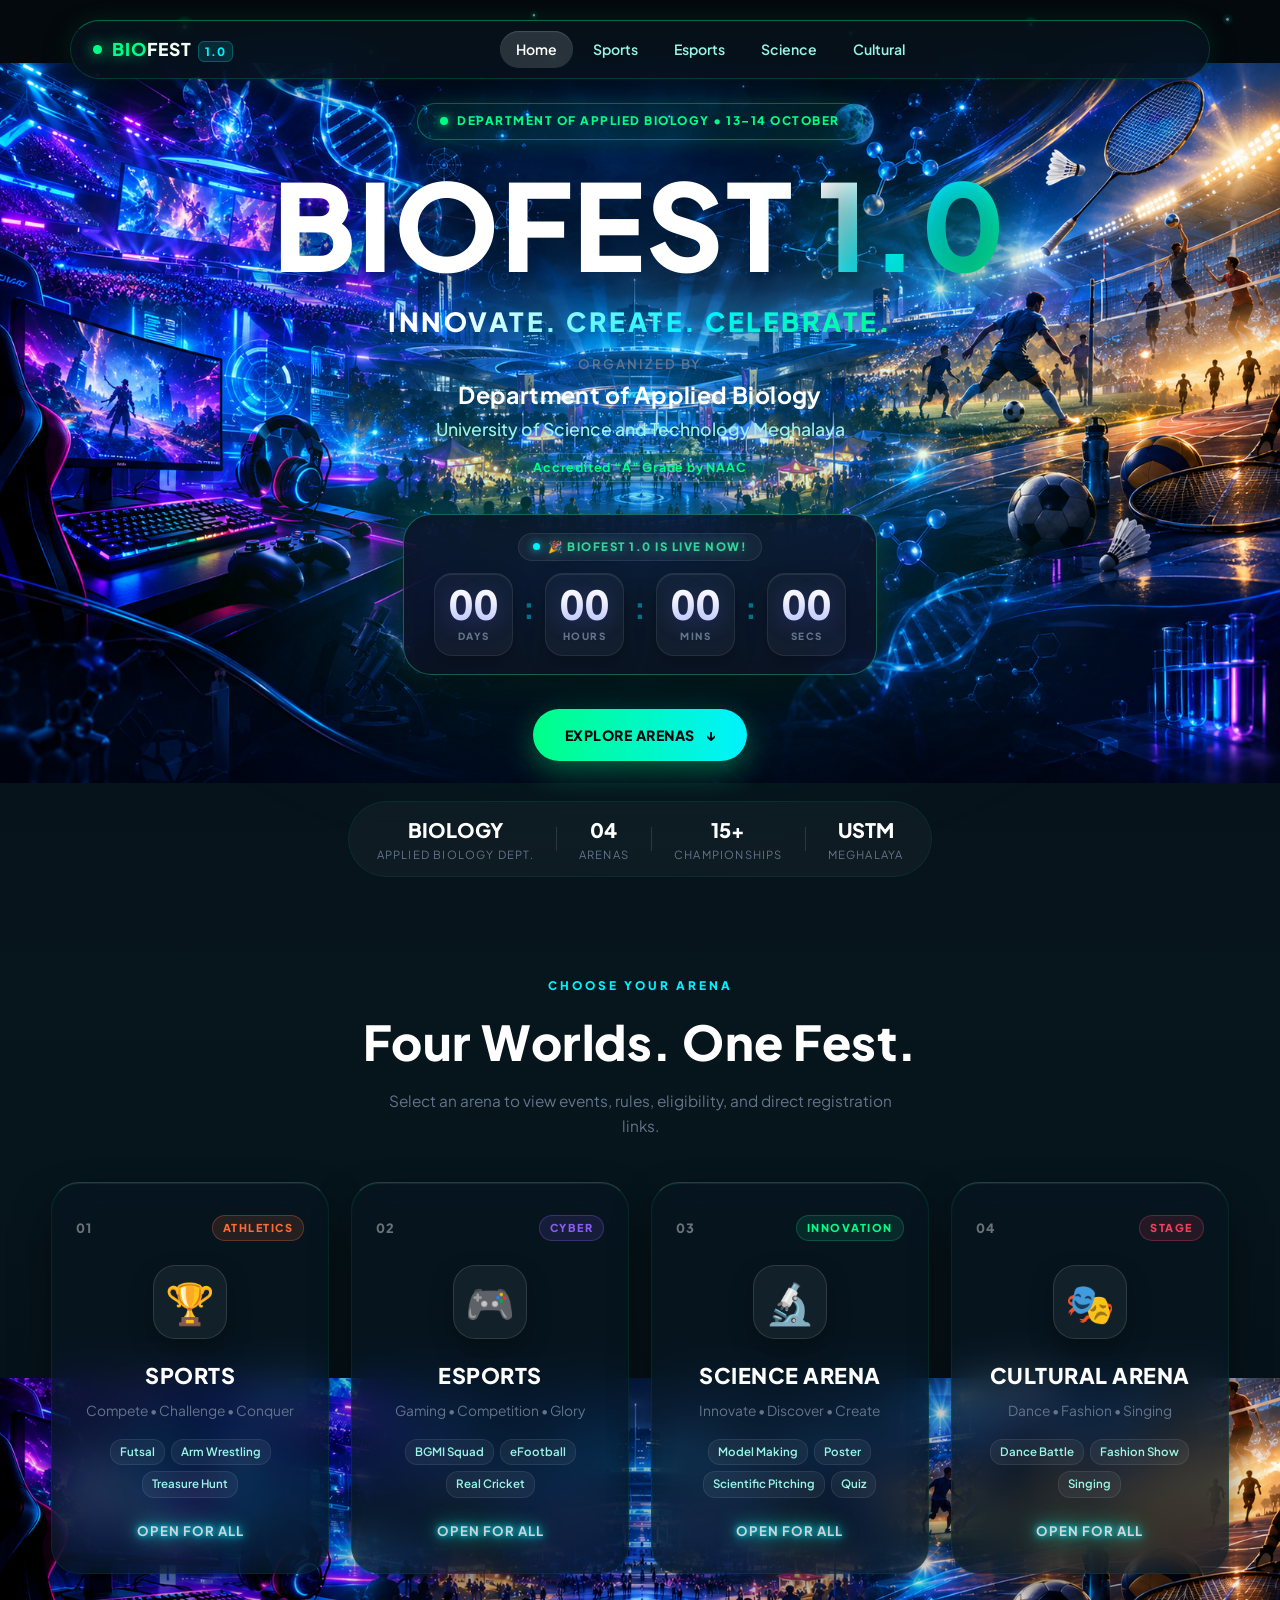
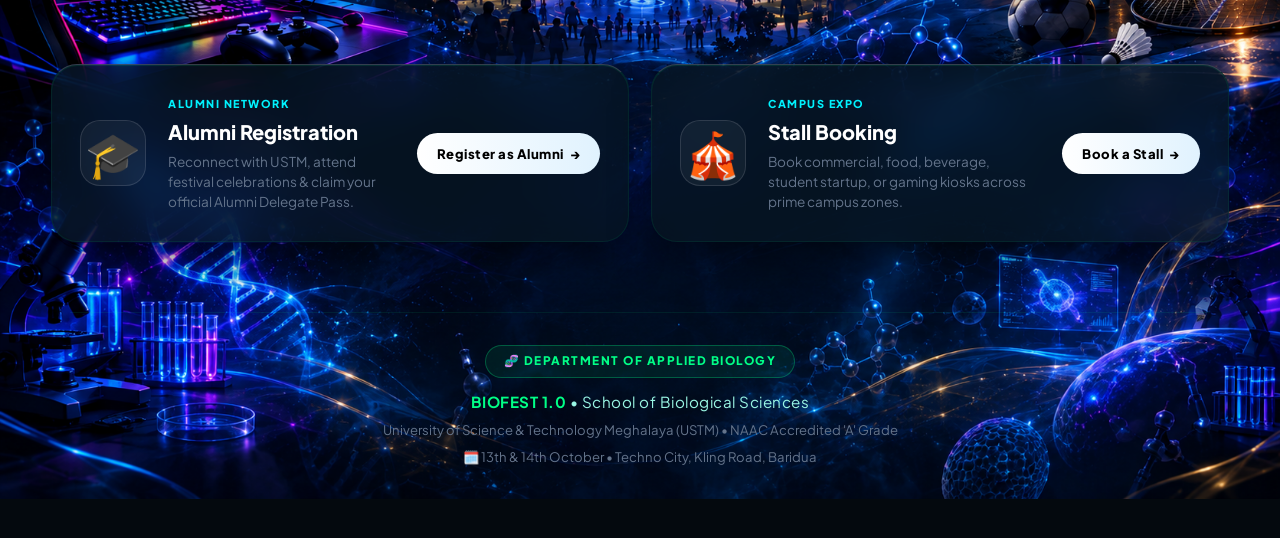
<file: index.html>
<!DOCTYPE html>
<html lang="en">

<head>
    <meta name="viewport" content="width=device-width, initial-scale=1.0">

    <title>BIOFEST 1.0 | Department of Applied Biology — USTM</title>

    <meta name="description"
        content="BIOFEST 1.0 organized by the Department of Applied Biology at University of Science and Technology Meghalaya. A celebration of Sports, Esports, Science, Innovation and Culture.">

    <meta name="keywords"
        content="BIOFEST 1.0, Biofest, Department of Applied Biology, USTM, Sports, Esports, Science, Cultural, BGMI, Futsal, Quiz, Model Making, Poster, Dance, Festival">

    <meta name="theme-color" content="#04090e">

    <!-- Open Graph / Social Sharing -->
    <meta property="og:type" content="website">
    <meta property="og:title" content="BIOFEST 1.0 | Department of Applied Biology — USTM">
    <meta property="og:description"
        content="BIOFEST 1.0 — Innovate. Create. Celebrate. Organized by the Department of Applied Biology, University of Science and Technology Meghalaya.">

    <link rel="preconnect" href="https://fonts.googleapis.com">
    <link rel="preconnect" href="https://fonts.gstatic.com" crossorigin>

    <link href="https://fonts.googleapis.com/css2?family=Plus+Jakarta+Sans:wght@400;500;600;700;800;900&display=swap"
        rel="stylesheet">

    <link rel="stylesheet" href="style.css">
</head>

<body>

    <!-- Dynamic Canvas for ambient particles & confetti -->
    <canvas id="bg-canvas"></canvas>
    <canvas id="confetti-canvas"></canvas>

    <!-- Floating Glassmorphic Header / Navbar -->
    <header class="navbar-wrapper">

        <nav class="navbar" aria-label="Main Navigation">

            <a href="#/" class="nav-brand" aria-label="BIOFEST 1.0 Home">
                <span class="brand-pulse"></span>

                <span class="brand-text">
                    <span class="brand-logo-glow">BIO</span>FEST
                    <small class="brand-year">1.0</small>
                </span>
            </a>

            <div class="nav-links" id="nav-links">

                <a href="#/" class="nav-link" data-nav="home">
                    Home
                </a>

                <a href="#/sports" class="nav-link" data-nav="sports">
                    Sports
                </a>

                <a href="#/esports" class="nav-link" data-nav="esports">
                    Esports
                </a>

                <a href="#/science" class="nav-link" data-nav="science">
                    Science
                </a>

                <a href="#/cultural" class="nav-link" data-nav="cultural">
                    Cultural
                </a>

            </div>

            <div class="nav-actions">

                <button type="button"
                    class="mobile-toggle"
                    id="mobile-toggle"
                    aria-label="Toggle navigation menu"
                    aria-expanded="false">

                    <span class="hamburger-bar"></span>
                    <span class="hamburger-bar"></span>
                    <span class="hamburger-bar"></span>

                </button>

            </div>

        </nav>

        <!-- Mobile Dropdown Menu -->
        <div class="mobile-menu" id="mobile-menu">

            <a href="#/" class="mobile-nav-link" data-nav="home">
                🏠 Home
            </a>

            <a href="#/sports" class="mobile-nav-link" data-nav="sports">
                🏆 Sports
            </a>

            <a href="#/esports" class="mobile-nav-link" data-nav="esports">
                🎮 Esports
            </a>

            <a href="#/science" class="mobile-nav-link" data-nav="science">
                🔬 Science Arena
            </a>

            <a href="#/cultural" class="mobile-nav-link" data-nav="cultural">
                🎭 Cultural Arena
            </a>

        </div>

    </header>


    <!-- ========================= -->
    <!-- HOME VIEW -->
    <!-- ========================= -->

    <div class="view" id="view-home" data-view="home">

        <!-- Unified Editorial Hero Stage -->
        <section class="hero-stage">

            <div class="hero-glow-aura"></div>

            <div class="hero-container">

                <div class="hero-badge-wrap">

                    <span class="hero-live-pill">

                        <span class="pulsing-dot"></span>

                        <span>
                            DEPARTMENT OF APPLIED BIOLOGY • 13–14 OCTOBER
                        </span>

                    </span>

                </div>


                <h1 class="hero-title">
                    BIOFEST
                    <span class="hero-year-gradient">1.0</span>
                </h1>


                <div class="hero-lead">

                    <span class="hero-tagline">
                        INNOVATE. CREATE. CELEBRATE.
                    </span>

                    <div class="hero-organizer-info">

                        <span class="hero-org-label">
                            Organized by
                        </span>

                        <strong class="hero-org-dept">
                            Department of Applied Biology
                        </strong>

                        <span class="hero-org-uni">
                            University of Science and Technology Meghalaya
                        </span>

                        <span class="hero-org-naac">
                            Accredited &ldquo;A&rdquo; Grade by NAAC
                        </span>

                    </div>

                </div>


                <!-- Live Countdown Timer -->
                <div class="countdown-card" id="festival-countdown">

                    <div class="countdown-header">

                        <span class="cd-pulse-dot"></span>

                        <span class="countdown-label" id="countdown-status">
                            BIOFEST 1.0 STARTS IN • 13 OCT, 9:00 AM IST
                        </span>

                    </div>


                    <div class="countdown-grid">

                        <div class="countdown-item">
                            <span class="countdown-num" id="cd-days">00</span>
                            <span class="countdown-unit">DAYS</span>
                        </div>

                        <span class="countdown-sep">:</span>

                        <div class="countdown-item">
                            <span class="countdown-num" id="cd-hours">00</span>
                            <span class="countdown-unit">HOURS</span>
                        </div>

                        <span class="countdown-sep">:</span>

                        <div class="countdown-item">
                            <span class="countdown-num" id="cd-mins">00</span>
                            <span class="countdown-unit">MINS</span>
                        </div>

                        <span class="countdown-sep">:</span>

                        <div class="countdown-item">
                            <span class="countdown-num" id="cd-secs">00</span>
                            <span class="countdown-unit">SECS</span>
                        </div>

                    </div>

                </div>


                <!-- Action CTAs -->
<div class="hero-actions">

    <a href="#events" class="hero-btn primary shimmer-btn" id="btn-explore-events">
        <span>EXPLORE ARENAS</span>
        <span class="btn-icon">↓</span>
    </a>

</div>


                <!-- Metric Ticker Strip -->
                <div class="hero-metric-strip">

                    <div class="metric-item">
                        <span class="metric-val">BIOLOGY</span>
                        <span class="metric-lbl">Applied Biology Dept.</span>
                    </div>

                    <div class="metric-sep"></div>

                    <div class="metric-item">
                        <span class="metric-val">04</span>
                        <span class="metric-lbl">Arenas</span>
                    </div>

                    <div class="metric-sep"></div>

                    <div class="metric-item">
                        <span class="metric-val">15+</span>
                        <span class="metric-lbl">Championships</span>
                    </div>

                    <div class="metric-sep"></div>

                    <div class="metric-item">
                        <span class="metric-val">USTM</span>
                        <span class="metric-lbl">Meghalaya</span>
                    </div>

                </div>

            </div>

        </section>


        <!-- Arena Selection Grid -->
        <section class="categories" id="events">

            <div class="section-header">

                <span class="section-eyebrow">
                    CHOOSE YOUR ARENA
                </span>

                <h2 class="section-title">
                    Four Worlds. One Fest.
                </h2>

                <p class="section-subtitle">
                    Select an arena to view events, rules, eligibility, and direct registration links.
                </p>

            </div>


            <div class="categories-grid">

                <!-- SPORTS -->
                <a href="#/sports" class="category-card sports spotlight-card">

                    <div class="card-glow-bg"></div>

                    <div class="card-top-row">
                        <span class="arena-num">01</span>
                        <span class="arena-badge badge-sports-pill">ATHLETICS</span>
                    </div>

                    <div class="card-content">

                        <div class="icon-bubble">
                            <span class="icon">🏆</span>
                        </div>

                        <h3>SPORTS</h3>

                        <p>
                            Compete • Challenge • Conquer
                        </p>

                        <div class="arena-tags">
                            <span>Futsal</span>
                            <span>Arm Wrestling</span>
                            <span>Treasure Hunt</span>
                        </div>

                        <span class="card-link-text open-for-all">
                              OPEN FOR ALL
                        </span>

                    </div>

                </a>


                <!-- ESPORTS -->
                <a href="#/esports" class="category-card esports spotlight-card">

                    <div class="card-glow-bg"></div>

                    <div class="card-top-row">
                        <span class="arena-num">02</span>
                        <span class="arena-badge badge-esports-pill">CYBER</span>
                    </div>

                    <div class="card-content">

                        <div class="icon-bubble">
                            <span class="icon">🎮</span>
                        </div>

                        <h3>ESPORTS</h3>

                        <p>
                            Gaming • Competition • Glory
                        </p>

                        <div class="arena-tags">
                            <span>BGMI Squad</span>
                            <span>eFootball</span>
                            <span>Real Cricket</span>
                        </div>

                        <span class="card-link-text open-for-all">
                              OPEN FOR ALL
                        </span>
                    </div>

                </a>


                <!-- SCIENCE -->
                <a href="#/science" class="category-card science spotlight-card">

                    <div class="card-glow-bg"></div>

                    <div class="card-top-row">
                        <span class="arena-num">03</span>
                        <span class="arena-badge badge-science-pill">INNOVATION</span>
                    </div>

                    <div class="card-content">

                        <div class="icon-bubble">
                            <span class="icon">🔬</span>
                        </div>

                        <h3>SCIENCE ARENA</h3>

                        <p>
                            Innovate • Discover • Create
                        </p>

                        <div class="arena-tags">
                            <span>Model Making</span>
                            <span>Poster</span>
                            <span>Scientific Pitching</span>
                            <span>Quiz</span>
                        </div>

                      <span class="card-link-text open-for-all">
                           OPEN FOR ALL
                    </span>

                    </div>

                </a>


                <!-- CULTURAL -->
                <a href="#/cultural" class="category-card cultural spotlight-card">

                    <div class="card-glow-bg"></div>

                    <div class="card-top-row">
                        <span class="arena-num">04</span>
                        <span class="arena-badge badge-cultural-pill">STAGE</span>
                    </div>

                    <div class="card-content">

                        <div class="icon-bubble">
                            <span class="icon">🎭</span>
                        </div>

                        <h3>CULTURAL ARENA</h3>

                        <p>
                            Dance • Fashion • Singing
                        </p>

                        <div class="arena-tags">
                            <span>Dance Battle</span>
                            <span>Fashion Show</span>
                            <span>Singing</span>
                        </div>

                       <span class="card-link-text open-for-all">
                           OPEN FOR ALL
                       </span>

                    </div>

                </a>

            </div>

        </section>


        <!-- Special Portals -->
        <section class="special-portals">

            <div class="special-grid">

                <!-- Alumni -->
                <div class="special-card spotlight-card">

                    <div class="card-glow-bg"></div>

                    <div class="special-icon">
                        🎓
                    </div>

                    <div class="special-info">

                        <span class="portal-tag">
                            ALUMNI NETWORK
                        </span>

                        <h3>
                            Alumni Registration
                        </h3>

                        <p>
                            Reconnect with USTM, attend festival celebrations &amp; claim your official Alumni Delegate Pass.
                        </p>

                    </div>

                    <a href="https://docs.google.com/forms/d/e/1FAIpQLSft13AZBk14FF_SRoNeAZV3LxwP92ks2lKpWBJWItwK1nkGoQ/viewform?usp=publish-editor"
                        target="_blank"
                        rel="noopener noreferrer"
                        class="special-cta shimmer-btn">

                        <span>
                            Register as Alumni
                        </span>

                        <span>
                            →
                        </span>

                    </a>

                </div>


                <!-- Stall -->
                <div class="special-card spotlight-card">

                    <div class="card-glow-bg"></div>

                    <div class="special-icon">
                        🎪
                    </div>

                    <div class="special-info">

                        <span class="portal-tag">
                            CAMPUS EXPO
                        </span>

                        <h3>
                            Stall Booking
                        </h3>

                        <p>
                            Book commercial, food, beverage, student startup, or gaming kiosks across prime campus zones.
                        </p>

                    </div>

                    <a href="https://docs.google.com/forms/d/e/1FAIpQLSfnsfMlqa1luNWRvO9QRMwoOjEw4ilKDnz_8F0P9Ugamy784w/viewform?usp=publish-editor"
                        target="_blank"
                        rel="noopener noreferrer"
                        class="special-cta shimmer-btn">

                        <span>
                            Book a Stall
                        </span>

                        <span>
                            →
                        </span>

                    </a>

                </div>

            </div>

        </section>


        <!-- Footer -->
        <footer class="site-footer">

            <div class="footer-content">

                <div class="footer-badge">
                    🧬 DEPARTMENT OF APPLIED BIOLOGY
                </div>

                <p class="footer-brand">
                    <strong>BIOFEST 1.0</strong> • School of Biological Sciences
                </p>

                <p class="footer-sub">
                    University of Science &amp; Technology Meghalaya (USTM) • NAAC Accredited 'A' Grade
                </p>

                <p class="footer-dates">
                    🗓️ 13th &amp; 14th October • Techno City, Kling Road, Baridua
                </p>

            </div>

        </footer>

    </div>


    <!-- ========================= -->
    <!-- SPORTS LIST VIEW -->
    <!-- ========================= -->

    <main class="view events-page" id="view-sports" data-view="sports">

        <a href="#/" class="back-button">
            <span class="back-arrow">←</span>
            <span>Back to Home</span>
        </a>

        <div class="page-header">

            <span class="page-badge sports-badge">
                ATHLETICS &amp; FIELD
            </span>

            <h1>SPORTS</h1>

            <p class="page-subtitle">
                Select your tournament and challenge the champions
            </p>

        </div>


        <div class="events-grid">

            <a href="https://docs.google.com/forms/d/e/1FAIpQLScSIRNnWZpU3_XJrtnYO19B8g9UVNioEcl6VfnQCmdZjmuL9Q/viewform?usp=header"
                target="_blank"
                rel="noopener noreferrer"
                class="event-card sports-card spotlight-card">

                <div class="card-glow-bg"></div>

                <div class="event-icon">⚽</div>

                <h2>Futsal</h2>

                <p>
                    Fast-paced 5v5 turf football championship
                </p>

                <span class="event-pill">
                    5+2 Players
                </span>

                <span class="event-btn">
                    Register →
                </span>

            </a>

            <a href="https://docs.google.com/forms/d/e/1FAIpQLSfkGvBADimDK1L2z8WKAmHK6j4o5gf6fHm-K7ThTPYZ5y4gjw/viewform?usp=header"
                target="_blank"
                rel="noopener noreferrer"
                class="event-card sports-card spotlight-card">

                <div class="card-glow-bg"></div>

                <div class="event-icon">💪</div>

                <h2>Arm Wrestling</h2>

                <p>
                    Pure power &amp; willpower strength showdown
                </p>

                <span class="event-pill">
                    1 Player
                </span>

                <span class="event-btn">
                    Register →
                </span>

            </a>

            <a href="https://docs.google.com/forms/d/e/1FAIpQLSfbBmBZZ5NZ2VbTRp9hTCPeeEtSPowa-HEWeiyGZX3ndPKi1Q/viewform?usp=header"
                target="_blank"
                rel="noopener noreferrer"
                class="event-card sports-card spotlight-card">

                <div class="card-glow-bg"></div>

                <div class="event-icon">🎯</div>

                <h2>
                    Treasure Hunt
                </h2>

                <p>
                    Campus mystery, clue decoding &amp; race
                </p>

                <span class="event-pill">
                    5 Players
                </span>

                <span class="event-btn">
                    Register →
                </span>

            </a>

        </div>

    </main>


    <!-- ========================= -->
    <!-- ESPORTS LIST VIEW -->
    <!-- ========================= -->

    <main class="view events-page" id="view-esports" data-view="esports">

        <a href="#/" class="back-button">
            <span class="back-arrow">←</span>
            <span>Back to Home</span>
        </a>

        <div class="page-header">

            <span class="page-badge esports-badge">
                CYBER ARENA
            </span>

            <h1>ESPORTS</h1>

            <p class="page-subtitle">
                Lock in your squads and dominate the digital battleground
            </p>

        </div>


        <div class="events-grid">

            <a href="https://docs.google.com/forms/d/e/1FAIpQLSd_tLJ0qYVgHwygc0RrUTr4wAha0ayuqb9k-ooH0hqWBrehvg/viewform?usp=header"
                target="_blank"
                rel="noopener noreferrer"
                class="event-card esports-card spotlight-card">

                <div class="card-glow-bg"></div>

                <div class="event-icon">🎯</div>

                <h2>BGMI</h2>

                <p>
                    Battle Royale Squad Tournament
                </p>

                <span class="event-pill">
                    Squad (4+1)
                </span>

                <span class="event-btn">
                    Register →
                </span>

            </a>


            <a href="https://docs.google.com/forms/d/e/1FAIpQLSdV7g9pmT24F8uDN1BG1OwNUJnj3Ki1Kd4j06pO7dXjuWGeJw/viewform?usp=header"
                target="_blank"
                rel="noopener noreferrer"
                class="event-card esports-card spotlight-card">

                <div class="card-glow-bg"></div>

                <div class="event-icon">⚽</div>

                <h2>eFootball</h2>

                <p>
                    Virtual Football Knockout Championship
                </p>

                <span class="event-pill">
                    Individual
                </span>

                <span class="event-btn">
                    Register →
                </span>

            </a>


            <!-- REAL CRICKET -->
            <a href="https://forms.gle/wJPFDki8J1L6Ruia9"
                target="_blank"
                rel="noopener noreferrer"
                class="event-card esports-card spotlight-card">

                <div class="card-glow-bg"></div>

                <div class="event-icon">🏏</div>

                <h2>Real Cricket</h2>

                <p>
                    Virtual Cricket Knockout Championship
                </p>

                <span class="event-pill">
                    Individual
                </span>

                <span class="event-btn">
                    Register →
                </span>

            </a>


        </div>

    </main>
        


    <!-- ========================= -->
    <!-- SCIENCE ARENA VIEW -->
    <!-- ========================= -->

    <main class="view events-page" id="view-science" data-view="science">

        <a href="#/" class="back-button">

            <span class="back-arrow">←</span>

            <span>Back to Home</span>

        </a>


        <div class="page-header">

            <span class="page-badge science-badge">
                INNOVATION &amp; DISCOVERY
            </span>

            <h1>
                SCIENCE ARENA
            </h1>

            <p class="page-subtitle">
                Showcase your scientific intellect, research acumen &amp; technical innovation
            </p>

        </div>


        <div class="events-grid">


            <a href="https://docs.google.com/forms/d/e/1FAIpQLSegX4j1HwA5pbBunoVCBGBV5HAGu4xMPIbshZDBNb0M1T8m5A/viewform?usp=header"
                target="_blank"
                rel="noopener noreferrer"
                class="event-card science-card spotlight-card">

                <div class="card-glow-bg"></div>

                <div class="event-icon">
                    💡
                </div>

                <h2>
                    Quiz
                </h2>

                <p>
                    Knowledge, intellect &amp; rapid-fire quiz battle
                </p>

                <span class="event-pill">
                    Duo
                </span>

                <span class="event-btn">
                    Register →
                </span>

            </a>


            <a href="https://forms.gle/pAD2fe3U17W848hD6"
                target="_blank"
                rel="noopener noreferrer"
                class="event-card science-card spotlight-card">

                <div class="card-glow-bg"></div>

                <div class="event-icon">
                    🦄
                </div>

                <h2>
                    Scientific &amp; Pitching
                </h2>

                <p>
                    Knowledge, intellect &amp; Presentation Skills
                </p>

                <span class="event-pill">
                    Solo 
                </span>

                <span class="event-btn">
                    Register →
                </span>

            </a>


            <a href="https://docs.google.com/forms/d/e/1FAIpQLSfQSMKQeBdmBi5MjfjIpe5ttcqIqXMFSJMIOEEGqmtaiOfMwA/viewform?usp=header"
                target="_blank"
                rel="noopener noreferrer"
                class="event-card science-card spotlight-card">

                <div class="card-glow-bg"></div>

                <div class="event-icon">
                    📊
                </div>

                <h2>
                    Poster &amp; Model Presentation
                </h2>

                <p>
                    Bio waste &amp; Utilization
                </p>

                <span class="event-pill">
                    Solo / Duo
                </span>

                <span class="event-btn">
                    Register →
                </span>

            </a>


        </div>

    </main>


    <!-- ========================= -->
    <!-- CULTURAL ARENA VIEW -->
    <!-- ========================= -->

    <main class="view events-page" id="view-cultural" data-view="cultural">

        <a href="#/" class="back-button">

            <span class="back-arrow">←</span>

            <span>Back to Home</span>

        </a>


        <div class="page-header">

            <span class="page-badge cultural-badge">
                CULTURE &amp; EXPRESSION
            </span>

            <h1>
                CULTURAL ARENA
            </h1>

            <p class="page-subtitle">
                Showcase your creativity, artistry &amp; stage presence
            </p>

        </div>


        <div class="events-grid">


            <a href="https://docs.google.com/forms/d/e/1FAIpQLSckrLPGiyUzCNYEx1NV2AWU3Z7ieTf8AYRkliqd78-Z8u8izw/viewform?usp=header"
                target="_blank"
                rel="noopener noreferrer"
                class="event-card cultural-card spotlight-card">

                <div class="card-glow-bg"></div>

                <div class="event-icon">
                    💃
                </div>

                <h2>
                    Dance Showdown
                </h2>

                <p>
                    Solo, &amp; squad dance battle
                </p>

                <span class="event-pill">
                    Solo / Group (5)
                </span>

                <span class="event-btn">
                    Register →
                </span>

            </a>


            <a href="https://forms.gle/Lno8MfxVzyGK3SJY6"
                target="_blank"
                rel="noopener noreferrer"
                class="event-card cultural-card spotlight-card">

                <div class="card-glow-bg"></div>

                <div class="event-icon">
                    👠
                </div>

                <h2>
                    Fashion Show
                </h2>

                <p>
                    Solo runway couture &amp; styling
                </p>

                <span class="event-pill">
                    Solo
                </span>

                <span class="event-btn">
                    Register →
                </span>

            </a>


            <a href="https://docs.google.com/forms/d/e/1FAIpQLSdRVAAByJXTo5ADsXXPh4sJySP1tydR9jRfQrnBPBuMM4rIzg/viewform?usp=publish-editor"
                target="_blank"
                rel="noopener noreferrer"
                class="event-card cultural-card spotlight-card">

                <div class="card-glow-bg"></div>

                <div class="event-icon">
                    🎤
                </div>

                <h2>
                    Singing
                </h2>

                <p>
                    Solo Singing performance
                </p>

                <span class="event-pill">
                    Solo
                </span>

                <span class="event-btn">
                    Register →
                </span>

            </a>

        </div>

    </main>


    <!-- ========================= -->
    <!-- EVENT DETAILS VIEW -->
    <!-- ========================= -->

    <main class="view event-details-page" id="view-event" data-view="event">

        <a href="#/sports" class="back-button" id="event-back-button">

            <span class="back-arrow">←</span>

            <span>Back to Events</span>

        </a>


        <div class="event-details-card spotlight-card">

            <div class="card-glow-bg"></div>


            <div class="event-header">

                <div class="event-icon-large" id="event-icon">
                    🏆
                </div>

                <div class="event-title-wrap">

                    <span class="event-category-badge" id="event-category-badge">
                        TOURNAMENT
                    </span>

                    <h1 id="event-name">
                        Event Name
                    </h1>

                    <p class="event-description" id="event-description">
                        Description of the tournament.
                    </p>

                </div>

            </div>


            <div class="event-info">

                <div class="info-box">

                    <div class="info-icon">
                        👥
                    </div>

                    <div class="info-text">

                        <strong>
                            Team Size
                        </strong>

                        <span id="event-team">
                            5 Players
                        </span>

                    </div>

                </div>


                <div class="info-box highlight-prize">

                    <div class="info-icon">
                        🏆
                    </div>

                    <div class="info-text">

                        <strong>
                            Recognition
                        </strong>

                        <span>
                            Trophy &amp; Certificates
                        </span>

                    </div>

                </div>


                <div class="info-box">

                    <div class="info-icon">
                        📅
                    </div>

                    <div class="info-text">

                        <strong>
                            Date
                        </strong>

                        <span>
                            BIOFEST 1.0 • 13–14 Oct (Starts 9:00 AM)
                        </span>

                    </div>

                </div>


                <div class="info-box">

                    <div class="info-icon">
                        🧬
                    </div>

                    <div class="info-text">

                        <strong>
                            Organized By
                        </strong>

                        <span>
                            Department of Applied Biology
                        </span>

                    </div>

                </div>


                <div class="info-box">

                    <div class="info-icon">
                        📍
                    </div>

                    <div class="info-text">

                        <strong>
                            Venue
                        </strong>

                        <span>
                            USTM Campus
                        </span>

                    </div>

                </div>


                <div class="info-box">

                    <div class="info-icon">
                        🛡️
                    </div>

                    <div class="info-text">

                        <strong>
                            Eligibility
                        </strong>

                        <span>
                            College &amp; University Students
                        </span>

                    </div>

                </div>

            </div>


            <div class="rules">

                <h2>
                    Tournament Guidelines
                </h2>

                <ul>

                    <li>
                        Participants must carry a valid University/College ID card on event day.
                    </li>

                    <li>
                        Official match schedules &amp; fixture draws will be communicated via WhatsApp group.
                    </li>

                    <li>
                        Decision of the referees/organizers is final and binding in all match disputes.
                    </li>

                    <li>
                        Fair play and sportsmanship are strictly enforced. Unfair conduct will lead to disqualification.
                    </li>

                </ul>

            </div>


            <div class="event-cta-wrap">

                <a href="#"
                    id="register-button"
                    target="_blank"
                    rel="noopener noreferrer"
                    class="register-button shimmer-btn">

                    <span>
                        REGISTER VIA GOOGLE FORM
                    </span>

                    <span class="btn-arrow">
                        ↗
                    </span>

                </a>


                <a href="#"
                    id="google-form-button"
                    target="_blank"
                    rel="noopener noreferrer"
                    class="google-form-btn">

                    <span>
                        Direct Google Form ↗
                    </span>

                </a>

            </div>

        </div>

    </main>


    <!-- ========================= -->
    <!-- REGISTRATION VIEW -->
    <!-- ========================= -->

    <main class="view registration-page" id="view-register" data-view="register">

        <a href="#/" id="back-button" class="back-button">

            <span class="back-arrow">
                ←
            </span>

            <span>
                Back
            </span>

        </a>


        <div class="registration-card spotlight-card">

            <div class="card-glow-bg"></div>


            <div class="registration-header">

                <span class="registration-badge">
                    🧬 DEPARTMENT OF APPLIED BIOLOGY • BIOFEST 1.0
                </span>

                <h1 id="registration-event-name">
                    Festival Registration
                </h1>

                <p class="registration-subtitle" id="registration-type">
                    Select an event or portal below to proceed directly to the Google Form
                </p>

            </div>


            <!-- REGISTRATION FILTER PILLS -->

            <div class="reg-filter-bar">

                <span class="filter-label">
                    Quick Filter:
                </span>

                <div class="reg-filter-chips">

                    <a href="#/register/futsal" class="reg-chip">
                        🏆 Sports
                    </a>

                    <a href="#/register/bgmi" class="reg-chip">
                        🎮 Esports
                    </a>

                    <a href="#/register/quiz" class="reg-chip">
                        🔬 Science
                    </a>

                    <a href="#/register/dance" class="reg-chip">
                        🎭 Cultural
                    </a>

                    <a href="#/register/alumni" class="reg-chip chip-alumni">
                        🎓 Alumni Pass
                    </a>

                    <a href="#/register/stalls" class="reg-chip chip-stalls">
                        🎪 Stall Booking
                    </a>

                </div>

            </div>


            <!-- EVENT SELECTOR -->

            <div class="form-group" id="event-select-group">

                <label for="event-select">
                    Choose Your Tournament / Event / Portal *
                </label>

                <div class="input-wrap">

                    <span class="input-icon">
                        🎯
                    </span>

                    <select id="event-select"
                        name="event-select"
                        class="form-select"
                        required>

                        <option value="">
                            -- Select an Event to Register --
                        </option>


                        <optgroup label="🏆 Sports Arena">

                            <option value="futsal">
                                ⚽ Futsal (5 Players)
                            </option>

                            <option value="armwrestling">
                                💪 Arm Wrestling (Individual)
                            </option>

                            <option value="treasurehunt">
                                🎯 Treasure Hunt (5 Players)
                            </option>

                        </optgroup>

<optgroup label="🎮 Esports Arena">

    <option value="bgmi">
        🎯 BGMI Championship (Squad - 4)
    </option>

    <option value="efootball">
        ⚽ eFootball Open (Individual)
    </option>

    <option value="realcricket">
        🏏 Real Cricket (Individual)
    </option>

</optgroup>

                        <optgroup label="🔬 Science Arena">

                            <option value="quiz">
                                💡 Quiz (Duo)
                            </option>

                            <option value="pitching">
                                🦄 Scientific &amp; Pitching (Solo)
                            </option>

                            <option value="modelmaking">
                                🔬 Science Model Making (Solo / Duo)
                            </option>

                            <option value="poster">
                                📊 Scientific Poster Presentation (Solo)
                            </option>

                        </optgroup>


                        <optgroup label="🎭 Cultural Arena">

                            <option value="dance">
                                💃 Dance Showdown (Solo/Group 5)
                            </option>

                            <option value="fashionshow">
                                👠 Fashion Show (Solo)
                            </option>

                            <option value="singing">
                                🎤 Singing (Solo)
                            </option>

                        </optgroup>


                        <optgroup label="🎓 Alumni Network">

                            <option value="alumni">
                                🎓 Alumni Registration / Pass
                            </option>

                        </optgroup>


                        <optgroup label="🎪 Stalls &amp; Exhibitors">

                            <option value="stalls">
                                🎪 Food &amp; Commercial Stall Booking
                            </option>

                        </optgroup>

                    </select>

                </div>

            </div>


            <!-- DYNAMIC EVENT REDIRECT CONTAINER -->

            <div id="event-redirect-container"
                class="event-redirect-container"
                style="display: none;">

                <div class="selected-event-card">

                    <div class="selected-event-head">

                        <span class="selected-event-icon"
                            id="selected-event-icon">
                            🏆
                        </span>

                        <div>

                            <h2 id="selected-event-title"
                                class="selected-event-title">
                                Event Name
                            </h2>

                            <span id="selected-event-arena"
                                class="selected-event-badge">
                                Sports Arena
                            </span>

                        </div>

                    </div>


                    <div class="selected-event-meta-grid">

                        <div class="selected-meta-item">

                            <span class="selected-meta-label">
                                Team Format
                            </span>

                            <span class="selected-meta-val"
                                id="selected-event-team">
                                5 Players
                            </span>

                        </div>


                        <div class="selected-meta-item">

                            <span class="selected-meta-label">
                                Registration
                            </span>

                            <span class="selected-meta-val highlight-meta"
                                id="selected-event-status">
                                Online Form
                            </span>

                        </div>

                    </div>


                    <div class="selected-event-notice">

                        <span class="notice-icon">
                            ℹ️
                        </span>

                        <p class="selected-event-desc"
                            id="selected-event-desc">

                            Official team roster submission and registration verification is conducted via Google
                            Forms. Click the button below to complete your registration.

                        </p>

                    </div>


                    <div class="redirect-actions">

                        <a href="#"
                            id="main-google-form-btn"
                            target="_blank"
                            rel="noopener noreferrer"
                            class="submit-registration shimmer-btn">

                            <span class="btn-text">
                                OPEN GOOGLE FORM &amp; REGISTER NOW
                            </span>

                            <span class="btn-arrow">
                                ↗
                            </span>

                        </a>

                        <p class="redirect-subtext">
                            Redirects directly to the official Google Form in a new tab
                        </p>

                    </div>

                </div>

            </div>


            <!-- PROMPT WHEN NO EVENT IS SELECTED YET -->

            <div id="no-event-prompt"
                class="no-event-prompt">

                <div class="prompt-icon">
                    📋
                </div>

                <h3>
                    Choose an Event or Portal Above
                </h3>

                <p>
                    Pick any of the Sports, Esports, Science, Cultural events, Alumni Pass, or Stall Booking from the
                    dropdown to access its official Google Form link.
                </p>


                <!-- Quick Category Buttons -->

                <div class="quick-category-links">

                    <a href="#/sports"
                        class="quick-cat-btn">
                        🏆 View Sports
                    </a>

                    <a href="#/esports"
                        class="quick-cat-btn">
                        🎮 View Esports
                    </a>

                    <a href="#/science"
                        class="quick-cat-btn">
                        🔬 View Science
                    </a>

                    <a href="#/cultural"
                        class="quick-cat-btn">
                        🎭 View Cultural
                    </a>

                    <a href="#/register/alumni"
                        class="quick-cat-btn">
                        🎓 Alumni Pass
                    </a>

                    <a href="#/register/stalls"
                        class="quick-cat-btn">
                        🎪 Stall Booking
                    </a>

                </div>

            </div>

        </div>

    </main>


    <!-- JavaScript -->
    <script src="script.js"></script>

</body>

</html>
</file>
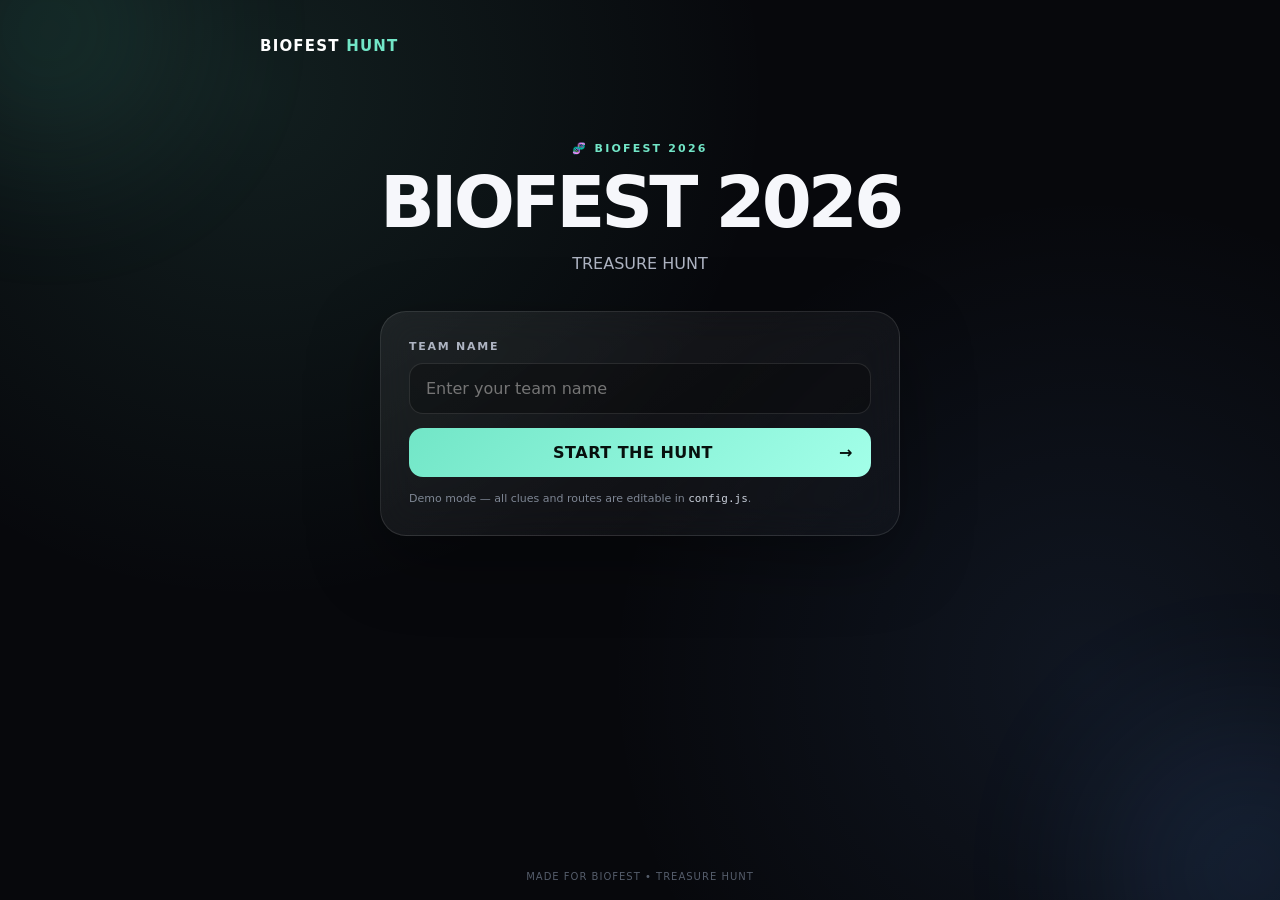
<file: treasure.html>
<!doctype html>
<html lang="en">
<head>
  <meta charset="utf-8">
  <meta name="viewport" content="width=device-width,initial-scale=1,viewport-fit=cover">
  <meta name="theme-color" content="#08090d">
  <title>BIOFEST Treasure Hunt</title>
  <link rel="stylesheet" href="treasure.css?v=2">
</head>
<body>
  <div class="bg-orb orb-one"></div>
  <div class="bg-orb orb-two"></div>

  <main class="app">
    <header class="topbar">
      <a class="brand" href="#" onclick="return goHome()">BIOFEST <span>HUNT</span></a>
      <div id="teamBadge" class="team-badge hidden"></div>
    </header>

    <section id="startScreen" class="screen start-screen">
      <div class="eyebrow">🧬 BIOFEST 2026</div>
      <h1 id="huntTitle">TREASURE HUNT</h1>
      <p id="huntSubtitle">Every answer opens a different path.</p>

      <div class="glass-card start-card">
        <label for="teamName">TEAM NAME</label>
        <input id="teamName" maxlength="40" autocomplete="off" placeholder="Enter your team name">
        <button class="primary-btn" onclick="startHunt()">START THE HUNT <span>→</span></button>
        <p class="tiny">Demo mode — all clues and routes are editable in <code>config.js</code>.</p>
      </div>
    </section>

    <section id="clueScreen" class="screen hidden">
      <div class="progress-row">
        <div id="progressText">CLUE 1</div>
        <div id="routeText">Choose carefully</div>
      </div>

      <div class="progress-track"><div id="progressBar"></div></div>

      <article class="glass-card clue-card">
        <div class="clue-number" id="clueNumber">01</div>
        <div class="eyebrow" id="clueEyebrow">CLUE</div>
        <h2 id="clueTitle"></h2>
        <p class="question" id="question"></p>

        <div id="hintBox" class="hint-box hidden"></div>
        <div id="locationBox" class="location-box hidden"></div>

        <div id="answers" class="answers"></div>
      </article>

      <button id="backBtn" class="text-btn hidden" onclick="goBack()">← Previous clue</button>
    </section>

    <section id="finishScreen" class="screen hidden finish-screen">
      <div class="finish-icon">🏆</div>
      <div class="eyebrow">ROUTE COMPLETE</div>
      <h1 id="finishTitle"></h1>
      <p id="finishMessage"></p>
      <div class="glass-card finish-card">
        <p id="finishInstruction"></p>
      </div>
      <button class="primary-btn" onclick="restart()">START AGAIN</button>
    </section>

    <footer>Made for BIOFEST • Treasure Hunt</footer>
  </main>

 <script src="treasure-config.js"></script>
<script src="treasure.js"></script>
</body>
</html>
</file>
<file: style.css>
/* ==========================================================================
   BIOFEST 1.0 — Department of Applied Biology & Bio-Technology, USTM
   Biotechnology & Life Sciences Festival Design System
   ========================================================================== */

:root {
    /* Primary Biotechnology Brand Accents */
    --primary-cyan: #00f2fe;
    --primary-emerald: #00ff87;
    --primary-mint: #10b981;
    --primary-indigo: #6366f1;
    --primary-violet: #8b5cf6;
    --primary-rose: #f43f5e;
    --primary-amber: #f59e0b;
    --bio-glow-green: rgba(0, 255, 135, 0.45);
    --bio-glow-cyan: rgba(0, 242, 254, 0.35);

    /* Arena Color Themes */
    --sports-color: #ff6b35;
    --sports-glow: rgba(255, 107, 53, 0.35);
    --sports-bg: rgba(255, 107, 53, 0.06);

    --esports-color: #8b5cf6;
    --esports-glow: rgba(139, 92, 246, 0.35);
    --esports-bg: rgba(139, 92, 246, 0.06);

    --science-color: #00ff87;
    --science-glow: rgba(0, 255, 135, 0.45);
    --science-bg: rgba(0, 255, 135, 0.08);

    --cultural-color: #f43f5e;
    --cultural-glow: rgba(244, 63, 94, 0.35);
    --cultural-bg: rgba(244, 63, 94, 0.06);

    --alumni-color: #00f2fe;
    --alumni-glow: rgba(0, 242, 254, 0.35);

    --stalls-color: #f59e0b;
    --stalls-glow: rgba(245, 158, 11, 0.35);

    /* Deep Cellular Bio-Tech Backgrounds & Surfaces */
    --bg-dark: #04090e;
    --bg-surface: #07131b;
    --bg-card: rgba(8, 22, 33, 0.74);
    --bg-card-hover: rgba(12, 32, 48, 0.88);

    --border-subtle: rgba(0, 255, 135, 0.08);
    --border-light: rgba(0, 242, 254, 0.15);
    --border-highlight: rgba(0, 255, 135, 0.35);

    --text-primary: #f0fdf4;
    --text-secondary: #99f6e4;
    --text-muted: #64748b;
    --text-faint: #475569;

    /* Restored Original Typography */
    --font-family: 'Plus Jakarta Sans', system-ui, -apple-system, BlinkMacSystemFont, 'Segoe UI', Roboto, sans-serif;

    /* Shadows & Transitions */
    --shadow-card: 0 20px 50px -15px rgba(0, 0, 0, 0.8), inset 0 1px 1px rgba(0, 255, 135, 0.12);
    --shadow-card-hover: 0 30px 60px -10px rgba(0, 0, 0, 0.9), 0 0 30px rgba(0, 255, 135, 0.18), inset 0 1px 1px rgba(0, 242, 254, 0.25);
    --ease-spring: cubic-bezier(0.16, 1, 0.3, 1);
}

/* ==========================================================================
   RESET & BASE
   ========================================================================== */

* {
    margin: 0;
    padding: 0;
    box-sizing: border-box;
}

html {
    scroll-behavior: smooth;
    font-size: 16px;
    background-color: var(--bg-dark);
}

body {
    font-family: var(--font-family);
    color: var(--text-primary);
    background-color: var(--bg-dark);
    min-height: 100vh;
    overflow-x: hidden;
    position: relative;
    line-height: 1.6;
    -webkit-font-smoothing: antialiased;
    -moz-osx-font-smoothing: grayscale;
}

a {
    color: inherit;
    text-decoration: none;
}

/* Custom Scrollbar */
::-webkit-scrollbar {
    width: 7px;
}

::-webkit-scrollbar-track {
    background: #07090e;
}

::-webkit-scrollbar-thumb {
    background: rgba(255, 255, 255, 0.2);
    border-radius: 8px;
}

::-webkit-scrollbar-thumb:hover {
    background: rgba(255, 255, 255, 0.35);
}

/* ==========================================================================
   CANVAS ATMOSPHERE
   ========================================================================== */

#bg-canvas {
    position: fixed;
    top: 0;
    left: 0;
    width: 100vw;
    height: 100vh;
    pointer-events: none;
    z-index: 0;
    opacity: 0.9;
}

#confetti-canvas {
    position: fixed;
    top: 0;
    left: 0;
    width: 100vw;
    height: 100vh;
    pointer-events: none;
    z-index: 9999;
}

/* ==========================================================================
   FLOATING NAVBAR
   ========================================================================== */

.navbar-wrapper {
    position: sticky;
    top: 16px;
    z-index: 1000;
    width: min(1140px, 92%);
    margin: 0 auto;
    padding-top: 4px;
}

.navbar {
    display: flex;
    align-items: center;
    justify-content: space-between;
    padding: 10px 22px;
    background: rgba(7, 19, 27, 0.84);
    backdrop-filter: blur(24px) saturate(180%);
    -webkit-backdrop-filter: blur(24px) saturate(180%);
    border: 1px solid rgba(0, 255, 135, 0.18);
    border-top: 1px solid rgba(0, 255, 135, 0.38);
    border-radius: 100px;
    box-shadow: 0 12px 35px -10px rgba(0, 0, 0, 0.85), 0 0 25px rgba(0, 255, 135, 0.1);
    transition: all 0.3s ease;
}

.navbar:hover {
    border-color: rgba(0, 242, 254, 0.35);
    box-shadow: 0 16px 45px -10px rgba(0, 0, 0, 0.9), 0 0 30px rgba(0, 255, 135, 0.18);
}

.nav-brand {
    display: flex;
    align-items: center;
    gap: 10px;
    font-weight: 800;
    font-size: 1.1rem;
    letter-spacing: 1px;
}

.brand-pulse {
    width: 9px;
    height: 9px;
    background: var(--primary-emerald);
    border-radius: 50%;
    box-shadow: 0 0 14px var(--primary-emerald);
    animation: liveDotPulse 2s infinite;
}

.brand-logo-glow {
    color: var(--primary-emerald);
    text-shadow: 0 0 14px rgba(0, 255, 135, 0.65);
}

.brand-year {
    font-size: 0.72rem;
    font-weight: 800;
    color: var(--primary-cyan);
    letter-spacing: 1px;
    margin-left: 2px;
    background: rgba(0, 242, 254, 0.12);
    padding: 2px 6px;
    border-radius: 6px;
    border: 1px solid rgba(0, 242, 254, 0.25);
}

.nav-links {
    display: flex;
    align-items: center;
    gap: 4px;
}

.nav-link {
    padding: 7px 16px;
    border-radius: 30px;
    font-size: 0.88rem;
    font-weight: 600;
    color: var(--text-secondary);
    transition: all 0.25s ease;
}

.nav-link:hover {
    color: #ffffff;
    background: rgba(255, 255, 255, 0.08);
}

.nav-link.active {
    color: #ffffff;
    background: rgba(255, 255, 255, 0.14);
    box-shadow: inset 0 1px 1px rgba(255, 255, 255, 0.15);
}

.nav-actions {
    display: flex;
    align-items: center;
    gap: 10px;
}

.nav-cta {
    display: flex;
    align-items: center;
    gap: 8px;
    padding: 8px 20px;
    border-radius: 50px;
    font-size: 0.85rem;
    font-weight: 800;
    letter-spacing: 0.5px;
    color: #04090e;
    background: linear-gradient(90deg, #00ff87 0%, #00f2fe 100%);
    box-shadow: 0 0 22px rgba(0, 255, 135, 0.35);
    transition: all 0.25s var(--ease-spring);
}

.nav-cta:hover {
    transform: translateY(-1px) scale(1.03);
    box-shadow: 0 0 30px rgba(0, 242, 254, 0.55);
}

.nav-cta .cta-arrow {
    transition: transform 0.2s ease;
}

.nav-cta:hover .cta-arrow {
    transform: translateX(3px);
}

/* Mobile Toggle */
.mobile-toggle {
    display: none;
    flex-direction: column;
    justify-content: center;
    align-items: center;
    gap: 5px;
    width: 38px;
    height: 38px;
    background: rgba(255, 255, 255, 0.06);
    border: 1px solid var(--border-light);
    border-radius: 50%;
    cursor: pointer;
    transition: background 0.25s ease;
}

.mobile-toggle:hover {
    background: rgba(255, 255, 255, 0.14);
}

.hamburger-bar {
    width: 17px;
    height: 2px;
    background: #ffffff;
    border-radius: 2px;
    transition: all 0.3s ease;
}

.mobile-toggle.active .hamburger-bar:nth-child(1) {
    transform: translateY(7px) rotate(45deg);
}

.mobile-toggle.active .hamburger-bar:nth-child(2) {
    opacity: 0;
}

.mobile-toggle.active .hamburger-bar:nth-child(3) {
    transform: translateY(-7px) rotate(-45deg);
}

.mobile-menu {
    display: none;
    flex-direction: column;
    gap: 8px;
    margin-top: 10px;
    padding: 18px 20px;
    background: rgba(14, 18, 28, 0.96);
    backdrop-filter: blur(30px);
    -webkit-backdrop-filter: blur(30px);
    border: 1px solid var(--border-light);
    border-radius: 24px;
    box-shadow: 0 25px 50px rgba(0, 0, 0, 0.85);
    animation: menuSlideDown 0.3s var(--ease-spring) forwards;
}

.mobile-menu.open {
    display: flex;
}

@keyframes menuSlideDown {
    from {
        opacity: 0;
        transform: translateY(-10px);
    }

    to {
        opacity: 1;
        transform: translateY(0);
    }
}

.mobile-nav-link {
    padding: 12px 18px;
    border-radius: 14px;
    font-size: 0.95rem;
    font-weight: 600;
    color: #e2e8f0;
    background: rgba(255, 255, 255, 0.04);
    transition: all 0.2s ease;
}

.mobile-nav-link:hover,
.mobile-nav-link.active {
    background: rgba(255, 255, 255, 0.12);
    color: #ffffff;
}

.mobile-nav-link.mobile-cta {
    background: linear-gradient(90deg, #00e5ff, #8b5cf6);
    color: #000000;
    font-weight: 800;
    text-align: center;
    margin-top: 4px;
}

@media (max-width: 768px) {
    .nav-links {
        display: none;
    }

    .mobile-toggle {
        display: flex;
    }
}

/* ==========================================================================
   VIEW ROUTER & PAGE ANIMATIONS
   ========================================================================== */

.view {
    display: none !important;
    opacity: 0;
    transform: translateY(18px);
    position: relative;
    z-index: 1;
    min-height: 90vh;
}

.view.active {
    display: block !important;
    animation: viewEnter 0.45s var(--ease-spring) forwards;
}

.view.events-page.active,
.view.event-details-page.active,
.view.registration-page.active {
    display: flex !important;
}

@keyframes viewEnter {
    from {
        opacity: 0;
        transform: translateY(18px) scale(0.995);
    }

    to {
        opacity: 1;
        transform: translateY(0) scale(1);
    }
}

/* ==========================================================================
   THEMED ARENA BACKGROUNDS (SPORTS, ESPORTS, SCIENCE, CULTURAL)
   ========================================================================== */

/* 1. HOME VIEW BACKGROUND */
#view-home {
    background-image:
        url("gaming-bg.png.png"),
        url("gaming-bg-2.png.png"),
        linear-gradient(
            to bottom,
            #050b12 0%,
            #07151d 45%,
            #06141b 55%,
            #050b12 100%
        );

    background-size:
        100% auto,
        100% auto,
        100% 100%;

    background-position:
        center top,
        center bottom,
        center center;

    background-repeat:
        no-repeat,
        no-repeat,
        no-repeat;

    background-attachment: scroll;
}
/* 2. SPORTS ARENA BACKGROUND (Stadium floodlights, athletic turf speed lanes & court grid) */
#view-sports {
    background-image:
        /* Stadium floodlights beam */
        radial-gradient(ellipse 1100px 480px at 50% -5%, rgba(255, 107, 53, 0.3) 0%, rgba(255, 150, 0, 0.1) 40%, transparent 70%),
        /* Left & Right stadium sideline aura */
        radial-gradient(circle 650px at 0% 30%, rgba(255, 87, 34, 0.15) 0%, transparent 60%),
        radial-gradient(circle 650px at 100% 40%, rgba(255, 170, 0, 0.12) 0%, transparent 60%),
        /* Athletic turf yard lines pattern */
        repeating-linear-gradient(135deg, rgba(255, 255, 255, 0.018) 0px, rgba(255, 255, 255, 0.018) 2px, transparent 2px, transparent 38px),
        /* Stadium pitch track stripe overlay */
        linear-gradient(180deg, rgba(255, 107, 53, 0.04) 0%, transparent 60%, rgba(7, 9, 14, 0.95) 100%);
    background-attachment: fixed;
}

/* 3. ESPORTS ARENA BACKGROUND (Cyber gaming matrix, neon grid, digital scanner HUD) */
#view-esports {
    background-image:
        /* Top Cyber battle aura */
        radial-gradient(ellipse 1000px 460px at 50% -5%, rgba(139, 92, 246, 0.32) 0%, rgba(99, 102, 241, 0.12) 45%, transparent 75%),
        /* Cyan neon side lasers */
        radial-gradient(circle 600px at 90% 25%, rgba(0, 229, 255, 0.15) 0%, transparent 55%),
        radial-gradient(circle 600px at 10% 45%, rgba(168, 85, 247, 0.15) 0%, transparent 55%),
        /* Cyberpunk tactical grid */
        linear-gradient(rgba(139, 92, 246, 0.08) 1px, transparent 1px),
        linear-gradient(90deg, rgba(139, 92, 246, 0.08) 1px, transparent 1px);
    background-size: 100% 100%, 100% 100%, 100% 100%, 48px 48px, 48px 48px;
    background-attachment: fixed;
}

/* 4. SCIENCE ARENA BACKGROUND (Biotech & Applied Biology Laboratory Core) */
#view-science {
    background-image:
        /* Bioluminescent core beacon */
        radial-gradient(ellipse 1100px 520px at 50% -5%, rgba(0, 255, 135, 0.32) 0%, rgba(0, 242, 254, 0.14) 45%, transparent 75%),
        /* GFP Mint and aqua laboratory aura */
        radial-gradient(circle 650px at 15% 35%, rgba(0, 255, 135, 0.18) 0%, transparent 55%),
        radial-gradient(circle 650px at 85% 55%, rgba(0, 242, 254, 0.16) 0%, transparent 55%),
        /* Scientific precision molecular micro-grid */
        radial-gradient(rgba(0, 255, 135, 0.25) 1px, transparent 1px),
        linear-gradient(180deg, rgba(0, 255, 135, 0.04) 0%, transparent 70%);
    background-size: 100% 100%, 100% 100%, 100% 100%, 28px 28px, 100% 100%;
    background-attachment: fixed;
}

/* 5. CULTURAL ARENA BACKGROUND (Stage theatre spotlights, velvet performance crimson & bokeh) */
#view-cultural {
    background-image:
        /* Overhead theatre spotlight cones */
        radial-gradient(ellipse 1000px 500px at 50% -5%, rgba(244, 63, 94, 0.3) 0%, rgba(255, 43, 214, 0.12) 45%, transparent 70%),
        /* Warm performance stage lights */
        radial-gradient(circle 650px at 10% 25%, rgba(244, 63, 94, 0.18) 0%, transparent 55%),
        radial-gradient(circle 650px at 90% 35%, rgba(251, 146, 60, 0.14) 0%, transparent 55%),
        /* Theatrical spotlight ray streaks */
        repeating-linear-gradient(65deg, rgba(255, 43, 214, 0.015) 0px, rgba(255, 43, 214, 0.015) 3px, transparent 3px, transparent 45px),
        linear-gradient(180deg, rgba(244, 63, 94, 0.04) 0%, transparent 70%);
    background-attachment: fixed;
}

/* 6. REGISTRATION VIEW BACKGROUND (Festival Pass portal & verification rings) */
#view-register {
    background-image:
        radial-gradient(ellipse 900px 450px at 50% -5%, rgba(0, 229, 255, 0.2) 0%, rgba(139, 92, 246, 0.12) 45%, transparent 70%),
        radial-gradient(circle 600px at 90% 70%, rgba(16, 185, 129, 0.1) 0%, transparent 50%),
        radial-gradient(circle 600px at 10% 70%, rgba(244, 63, 94, 0.1) 0%, transparent 50%);
    background-attachment: fixed;
}

/* 7. EVENT DETAILS VIEW BACKGROUND */
#view-event {
    background-image:
        radial-gradient(ellipse 900px 450px at 50% -5%, rgba(99, 102, 241, 0.22) 0%, transparent 65%);
    background-attachment: fixed;
}

/* ==========================================================================
   HERO STAGE (CLEAN FESTIVAL INTRO)
   ========================================================================== */

.hero-stage {
    min-height: 82vh;
    display: flex;
    flex-direction: column;
    justify-content: center;
    align-items: center;
    padding: 40px 20px 60px;
    position: relative;
    text-align: center;
}

.hero-glow-aura {
    position: absolute;
    width: min(900px, 90vw);
    height: 480px;
    border-radius: 50%;
    background: radial-gradient(ellipse at center, rgba(0, 255, 135, 0.2) 0%, rgba(0, 242, 254, 0.14) 40%, rgba(16, 185, 129, 0.08) 65%, transparent 75%);
    filter: blur(85px);
    pointer-events: none;
    z-index: -1;
}

.hero-container {
    max-width: 900px;
    margin: 0 auto;
    display: flex;
    flex-direction: column;
    align-items: center;
}

.hero-badge-wrap {
    margin-bottom: 22px;
}

.hero-live-pill {
    display: inline-flex;
    align-items: center;
    gap: 9px;
    padding: 8px 22px;
    border-radius: 50px;
    background: rgba(0, 255, 135, 0.09);
    border: 1px solid rgba(0, 255, 135, 0.35);
    color: #00ff87;
    font-size: 0.74rem;
    font-weight: 800;
    letter-spacing: 1.5px;
    box-shadow: 0 0 25px rgba(0, 255, 135, 0.2);
}

.pulsing-dot {
    width: 8px;
    height: 8px;
    border-radius: 50%;
    background: var(--primary-emerald);
    box-shadow: 0 0 8px var(--primary-emerald);
    animation: liveDotPulse 1.8s infinite;
}

@keyframes liveDotPulse {
    0% {
        transform: scale(0.9);
        opacity: 0.8;
        box-shadow: 0 0 0 0 rgba(16, 185, 129, 0.7);
    }

    70% {
        transform: scale(1.1);
        opacity: 1;
        box-shadow: 0 0 0 8px rgba(16, 185, 129, 0);
    }

    100% {
        transform: scale(0.9);
        opacity: 0.8;
        box-shadow: 0 0 0 0 rgba(16, 185, 129, 0);
    }
}

.hero-title {
    font-size: clamp(3.6rem, 10vw, 7.5rem);
    font-weight: 900;
    letter-spacing: 2px;
    line-height: 1.02;
    color: #ffffff;
    margin-bottom: 18px;
    text-shadow: 0 10px 40px rgba(0, 0, 0, 0.6);
}

.hero-year-gradient {
    background: linear-gradient(135deg, #ffffff 10%, #00f2fe 50%, #00ff87 100%);
    -webkit-background-clip: text;
    background-clip: text;
    color: transparent;
    display: inline-block;
    filter: drop-shadow(0 0 30px rgba(0, 255, 135, 0.4));
}

.hero-lead {
    max-width: 700px;
    margin: 0 auto 32px;
    line-height: 1.5;
    display: flex;
    flex-direction: column;
    align-items: center;
    gap: 12px;
    text-align: center;
}

.hero-tagline {
    font-size: clamp(1.25rem, 2.6vw, 1.65rem);
    font-weight: 800;
    letter-spacing: 2.5px;
    text-transform: uppercase;
    background: linear-gradient(135deg, #ffffff 15%, #00f2fe 60%, #00ff87 100%);
    -webkit-background-clip: text;
    background-clip: text;
    color: transparent;
    filter: drop-shadow(0 2px 14px rgba(0, 242, 254, 0.35));
}

.hero-organizer-info {
    display: flex;
    flex-direction: column;
    align-items: center;
    gap: 4px;
}

.hero-org-label {
    font-size: 0.82rem;
    font-weight: 600;
    text-transform: uppercase;
    letter-spacing: 2px;
    color: var(--text-muted);
}

.hero-org-dept {
    font-size: clamp(1.15rem, 2.3vw, 1.45rem);
    font-weight: 700;
    color: #ffffff;
    letter-spacing: 0.4px;
}

.hero-org-uni {
    font-size: clamp(0.95rem, 1.8vw, 1.1rem);
    color: var(--text-secondary);
    font-weight: 500;
}

.hero-org-naac {
    display: inline-flex;
    align-items: center;
    gap: 6px;
    margin-top: 6px;
    padding: 4px 16px;
    border-radius: 50px;
    font-size: 0.78rem;
    font-weight: 700;
    letter-spacing: 0.8px;
    background: rgba(0, 255, 135, 0.08);
    border: 1px solid rgba(0, 255, 135, 0.28);
    color: #00ff87;
    box-shadow: 0 0 15px rgba(0, 255, 135, 0.12);
}

/* ==========================================================================
   COUNTDOWN TIMER CARD
   ========================================================================== */

.countdown-card {
    padding: 18px 30px;
    border-radius: 28px;
    background: rgba(14, 19, 32, 0.78);
    border: 1px solid rgba(255, 255, 255, 0.12);
    border-top: 1px solid rgba(255, 255, 255, 0.28);
    backdrop-filter: blur(24px) saturate(180%);
    -webkit-backdrop-filter: blur(24px) saturate(180%);
    box-shadow: 0 20px 45px -10px rgba(0, 0, 0, 0.75), 0 0 30px rgba(0, 229, 255, 0.1), inset 0 1px 1px rgba(255, 255, 255, 0.15);
    margin-bottom: 34px;
    display: inline-flex;
    flex-direction: column;
    align-items: center;
    gap: 12px;
    transition: all 0.3s ease;
}

.countdown-card:hover {
    border-color: rgba(0, 229, 255, 0.35);
    box-shadow: 0 25px 50px -10px rgba(0, 0, 0, 0.85), 0 0 35px rgba(0, 229, 255, 0.18);
}

.countdown-header {
    display: inline-flex;
    align-items: center;
    gap: 8px;
    padding: 4px 14px;
    border-radius: 50px;
    background: rgba(255, 255, 255, 0.05);
    border: 1px solid rgba(255, 255, 255, 0.08);
}

.cd-pulse-dot {
    width: 7px;
    height: 7px;
    border-radius: 50%;
    background: var(--primary-cyan);
    box-shadow: 0 0 8px var(--primary-cyan);
    animation: liveDotPulse 1.8s infinite;
}

.countdown-label {
    font-size: 0.72rem;
    font-weight: 800;
    letter-spacing: 1.5px;
    color: #e2e8f0;
    text-transform: uppercase;
}

.countdown-label.live-active {
    color: #34d399;
    text-shadow: 0 0 12px rgba(52, 211, 153, 0.6);
}

.countdown-card.event-live {
    border-color: rgba(52, 211, 153, 0.4);
    box-shadow: 0 20px 45px -10px rgba(0, 0, 0, 0.8), 0 0 35px rgba(52, 211, 153, 0.25);
}

.countdown-grid {
    display: flex;
    align-items: center;
    gap: 10px;
}

.countdown-item {
    display: flex;
    flex-direction: column;
    align-items: center;
    justify-content: center;
    min-width: 66px;
    padding: 10px 14px;
    background: rgba(255, 255, 255, 0.035);
    border: 1px solid rgba(255, 255, 255, 0.08);
    border-radius: 18px;
    box-shadow: inset 0 1px 0 rgba(255, 255, 255, 0.08), 0 8px 20px rgba(0, 0, 0, 0.25);
    transition: transform 0.2s ease, border-color 0.2s ease;
}

.countdown-item:hover {
    transform: translateY(-2px);
    border-color: rgba(0, 229, 255, 0.3);
    background: rgba(255, 255, 255, 0.06);
}

.countdown-num {
    font-size: clamp(1.8rem, 3.8vw, 2.5rem);
    font-weight: 900;
    line-height: 1;
    letter-spacing: 0.5px;
    font-variant-numeric: tabular-nums;
    background: linear-gradient(180deg, #ffffff 40%, #c7d2fe 100%);
    -webkit-background-clip: text;
    background-clip: text;
    color: transparent;
    text-shadow: 0 4px 20px rgba(99, 102, 241, 0.3);
}

.countdown-unit {
    font-size: 0.62rem;
    font-weight: 800;
    color: var(--text-muted);
    letter-spacing: 1.5px;
    margin-top: 5px;
}

.countdown-sep {
    font-size: 1.8rem;
    font-weight: 800;
    color: rgba(0, 229, 255, 0.45);
    line-height: 1;
    margin-bottom: 14px;
    animation: blinkSep 1.2s infinite ease-in-out;
}

@keyframes blinkSep {
    0%, 100% {
        opacity: 0.85;
        transform: scale(1);
    }
    50% {
        opacity: 0.3;
        transform: scale(0.92);
    }
}

/* ==========================================================================
   HERO ACTIONS & METRIC STRIP
   ========================================================================== */

.hero-actions {
    display: flex;
    justify-content: center;
    align-items: center;
    gap: 16px;
    flex-wrap: wrap;
    margin-bottom: 40px;
}

.hero-btn {
    padding: 15px 32px;
    border-radius: 50px;
    font-size: 0.88rem;
    font-weight: 800;
    letter-spacing: 0.5px;
    transition: all 0.3s var(--ease-spring);
    display: inline-flex;
    align-items: center;
    gap: 10px;
    position: relative;
    overflow: hidden;
}

.hero-btn.primary {
    background: linear-gradient(90deg, #00ff87 0%, #00f2fe 100%);
    color: #04090e;
    font-weight: 800;
    box-shadow: 0 10px 30px rgba(0, 255, 135, 0.35);
}

.hero-btn.primary:hover {
    transform: translateY(-3px) scale(1.03);
    box-shadow: 0 18px 45px rgba(0, 242, 254, 0.55);
}

.hero-btn.secondary {
    color: #ffffff;
    border: 1px solid var(--border-light);
    background: rgba(255, 255, 255, 0.05);
    backdrop-filter: blur(10px);
}

.hero-btn.secondary:hover {
    background: rgba(255, 255, 255, 0.12);
    border-color: rgba(255, 255, 255, 0.35);
    transform: translateY(-3px);
    box-shadow: 0 10px 25px rgba(0, 0, 0, 0.5);
}

.shimmer-btn::after {
    content: "";
    position: absolute;
    top: -50%;
    left: -60%;
    width: 40%;
    height: 200%;
    background: linear-gradient(60deg, rgba(255, 255, 255, 0) 0%, rgba(255, 255, 255, 0.45) 50%, rgba(255, 255, 255, 0) 100%);
    transform: rotate(25deg);
    animation: shimmerSlide 4.5s infinite;
}

@keyframes shimmerSlide {
    0% {
        left: -70%;
    }

    22% {
        left: 140%;
    }

    100% {
        left: 140%;
    }
}

.hero-metric-strip {
    display: inline-flex;
    align-items: center;
    gap: 22px;
    background: rgba(255, 255, 255, 0.035);
    border: 1px solid var(--border-subtle);
    border-radius: 40px;
    padding: 12px 28px;
    backdrop-filter: blur(12px);
}

.metric-item {
    display: flex;
    flex-direction: column;
    align-items: center;
}

.metric-val {
    font-size: 1.25rem;
    font-weight: 800;
    color: #ffffff;
}

.metric-lbl {
    font-size: 0.7rem;
    text-transform: uppercase;
    letter-spacing: 1.2px;
    color: var(--text-muted);
}

.metric-sep {
    width: 1px;
    height: 24px;
    background: rgba(255, 255, 255, 0.12);
}

@media (max-width: 640px) {
    .hero-metric-strip {
        gap: 14px;
        padding: 10px 18px;
    }

    .metric-val {
        font-size: 1.05rem;
    }

    .metric-lbl {
        font-size: 0.65rem;
    }
}

/* ==========================================================================
   CHOOSE YOUR ARENA (FOUR WORLDS. ONE FEST.)
   ========================================================================== */

.categories {
    width: min(1220px, 92%);
    margin: 0 auto;
    padding: 40px 0 80px;
}

.section-header {
    text-align: center;
    margin-bottom: 44px;
}

.section-eyebrow {
    font-size: 0.74rem;
    font-weight: 800;
    letter-spacing: 3px;
    color: var(--primary-cyan);
    display: block;
    margin-bottom: 8px;
}

.section-title {
    font-size: clamp(2rem, 4.5vw, 3rem);
    font-weight: 900;
    letter-spacing: 0.5px;
    color: #ffffff;
    margin-bottom: 8px;
}

.section-subtitle {
    color: var(--text-muted);
    font-size: 0.96rem;
    max-width: 540px;
    margin: 0 auto;
}

.categories-grid {
    display: grid;
    grid-template-columns: repeat(4, 1fr);
    gap: 22px;
}

.category-card {
    min-height: 380px;
    padding: 32px 24px;
    border: 1px solid var(--border-subtle);
    border-top: 1px solid rgba(255, 255, 255, 0.16);
    border-radius: 28px;
    background: var(--bg-card);
    backdrop-filter: blur(20px);
    -webkit-backdrop-filter: blur(20px);
    display: flex;
    flex-direction: column;
    position: relative;
    overflow: hidden;
    box-shadow: var(--shadow-card);
    transition: transform 0.4s var(--ease-spring), border-color 0.3s ease, box-shadow 0.4s ease, background 0.3s ease;
}

.category-card:hover {
    transform: translateY(-8px) scale(1.015);
    background: var(--bg-card-hover);
    box-shadow: var(--shadow-card-hover);
}

.card-top-row {
    display: flex;
    align-items: center;
    justify-content: space-between;
    width: 100%;
    margin-bottom: 24px;
}

.arena-num {
    font-size: 0.8rem;
    font-weight: 800;
    color: rgba(255, 255, 255, 0.4);
    letter-spacing: 1px;
}

.arena-badge {
    font-size: 0.68rem;
    font-weight: 800;
    letter-spacing: 1.5px;
    padding: 3px 10px;
    border-radius: 20px;
    text-transform: uppercase;
}

.badge-sports-pill {
    background: rgba(255, 107, 53, 0.12);
    color: var(--sports-color);
    border: 1px solid rgba(255, 107, 53, 0.3);
}

.badge-esports-pill {
    background: rgba(139, 92, 246, 0.12);
    color: var(--esports-color);
    border: 1px solid rgba(139, 92, 246, 0.3);
}

.badge-science-pill {
    background: rgba(16, 185, 129, 0.12);
    color: var(--science-color);
    border: 1px solid rgba(16, 185, 129, 0.3);
}

.badge-cultural-pill {
    background: rgba(244, 63, 94, 0.12);
    color: var(--cultural-color);
    border: 1px solid rgba(244, 63, 94, 0.3);
}

.category-card .card-content {
    display: flex;
    flex-direction: column;
    align-items: center;
    text-align: center;
    flex: 1;
}

.icon-bubble {
    width: 74px;
    height: 74px;
    border-radius: 22px;
    display: flex;
    align-items: center;
    justify-content: center;
    margin-bottom: 20px;
    background: rgba(255, 255, 255, 0.05);
    border: 1px solid rgba(255, 255, 255, 0.12);
    box-shadow: 0 10px 25px rgba(0, 0, 0, 0.3);
    transition: transform 0.4s var(--ease-spring);
}

.category-card:hover .icon-bubble {
    transform: scale(1.12) rotate(4deg);
}

.category-card .icon {
    font-size: 2.5rem;
}

.category-card h3 {
    font-size: 1.35rem;
    font-weight: 800;
    letter-spacing: 0.5px;
    margin-bottom: 8px;
    color: #ffffff;
}

.category-card p {
    color: var(--text-muted);
    font-size: 0.86rem;
    margin-bottom: 18px;
    line-height: 1.45;
}

.arena-tags {
    display: flex;
    flex-wrap: wrap;
    justify-content: center;
    gap: 6px;
    margin-bottom: 22px;
}

.arena-tags span {
    font-size: 0.72rem;
    font-weight: 600;
    padding: 3px 9px;
    border-radius: 12px;
    background: rgba(255, 255, 255, 0.05);
    color: var(--text-secondary);
    border: 1px solid rgba(255, 255, 255, 0.08);
}

.card-link-text {
    margin-top: auto;
    font-size: 0.82rem;
    font-weight: 700;
    letter-spacing: 1px;
    text-transform: uppercase;
    color: #ffffff;
    opacity: 0.8;
    display: inline-flex;
    align-items: center;
    gap: 6px;
    transition: all 0.25s ease;
}

.category-card:hover .card-link-text {
    opacity: 1;
    transform: translateX(4px);
}

/* Individual Arena Hover Effects */
.category-card.sports:hover {
    border-color: rgba(255, 107, 53, 0.5);
    box-shadow: 0 20px 45px -10px var(--sports-glow);
}

.category-card.sports:hover .card-link-text {
    color: var(--sports-color);
}

.category-card.esports:hover {
    border-color: rgba(139, 92, 246, 0.5);
    box-shadow: 0 20px 45px -10px var(--esports-glow);
}

.category-card.esports:hover .card-link-text {
    color: var(--esports-color);
}

.category-card.science:hover {
    border-color: rgba(16, 185, 129, 0.5);
    box-shadow: 0 20px 45px -10px var(--science-glow);
}

.category-card.science:hover .card-link-text {
    color: var(--science-color);
}

.category-card.cultural:hover {
    border-color: rgba(244, 63, 94, 0.5);
    box-shadow: 0 20px 45px -10px var(--cultural-glow);
}

.category-card.cultural:hover .card-link-text {
    color: var(--cultural-color);
}

/* Spotlight Layer */
.spotlight-card {
    position: relative;
}

.card-glow-bg {
    position: absolute;
    inset: 0;
    pointer-events: none;
    opacity: 0;
    background: radial-gradient(400px circle at var(--mouse-x, 50%) var(--mouse-y, 50%), rgba(255, 255, 255, 0.08), transparent 45%);
    transition: opacity 0.3s ease;
    border-radius: inherit;
}

.spotlight-card:hover .card-glow-bg {
    opacity: 1;
}

@media (max-width: 1080px) {
    .categories-grid {
        grid-template-columns: repeat(2, 1fr);
    }
}

@media (max-width: 600px) {
    .categories-grid {
        grid-template-columns: 1fr;
    }
}

/* ==========================================================================
   SPECIAL PORTALS (ALUMNI & STALLS)
   ========================================================================== */

.special-portals {
    width: min(1220px, 92%);
    margin: 10px auto 70px;
}

.special-grid {
    display: grid;
    grid-template-columns: repeat(2, 1fr);
    gap: 22px;
}

@media (max-width: 768px) {
    .special-grid {
        grid-template-columns: 1fr;
    }
}

.special-card {
    padding: 30px 28px;
    border: 1px solid var(--border-subtle);
    border-top: 1px solid rgba(255, 255, 255, 0.18);
    border-radius: 26px;
    background: var(--bg-card);
    backdrop-filter: blur(20px);
    -webkit-backdrop-filter: blur(20px);
    display: flex;
    align-items: center;
    gap: 22px;
    position: relative;
    overflow: hidden;
    box-shadow: var(--shadow-card);
    transition: all 0.35s var(--ease-spring);
}

.special-card:hover {
    transform: translateY(-6px);
    border-color: rgba(255, 255, 255, 0.28);
    background: var(--bg-card-hover);
    box-shadow: var(--shadow-card-hover);
}

.special-icon {
    font-size: 2.8rem;
    width: 66px;
    height: 66px;
    border-radius: 20px;
    display: flex;
    align-items: center;
    justify-content: center;
    background: rgba(255, 255, 255, 0.05);
    border: 1px solid rgba(255, 255, 255, 0.12);
    flex-shrink: 0;
}

.special-info {
    flex: 1;
}

.portal-tag {
    font-size: 0.68rem;
    font-weight: 800;
    letter-spacing: 1.5px;
    color: var(--primary-cyan);
    display: block;
    margin-bottom: 4px;
}

.special-info h3 {
    font-size: 1.25rem;
    font-weight: 800;
    color: #ffffff;
    margin-bottom: 4px;
}

.special-info p {
    font-size: 0.85rem;
    color: var(--text-muted);
    line-height: 1.45;
}

.special-cta {
    padding: 10px 20px;
    border-radius: 30px;
    font-size: 0.82rem;
    font-weight: 800;
    letter-spacing: 0.5px;
    color: #000000;
    background: linear-gradient(90deg, #ffffff 0%, #e0f2fe 100%);
    display: inline-flex;
    align-items: center;
    gap: 6px;
    flex-shrink: 0;
    transition: all 0.25s ease;
    text-decoration: none;
}

.special-card:hover .special-cta {
    background: linear-gradient(90deg, var(--primary-cyan) 0%, #ffffff 100%);
    transform: translateX(3px);
    box-shadow: 0 0 20px rgba(0, 229, 255, 0.4);
}

@media (max-width: 540px) {
    .special-card {
        flex-direction: column;
        text-align: center;
        align-items: center;
    }

    .special-cta {
        width: 100%;
        justify-content: center;
    }
}

/* ==========================================================================
   EVENT LIST PAGES
   ========================================================================== */

.events-page {
    width: min(1180px, 92%);
    margin: 0 auto;
    padding: 20px 0 90px;
    display: flex;
    flex-direction: column;
    align-items: center;
}

.page-header {
    text-align: center;
    margin-bottom: 45px;
}

.page-badge {
    display: inline-block;
    padding: 6px 16px;
    border-radius: 30px;
    font-size: 0.72rem;
    font-weight: 800;
    letter-spacing: 2px;
    margin-bottom: 12px;
}

.sports-badge,
.badge-sports {
    background: rgba(255, 107, 53, 0.12);
    color: var(--sports-color);
    border: 1px solid rgba(255, 107, 53, 0.3);
}

.esports-badge,
.badge-esports {
    background: rgba(139, 92, 246, 0.12);
    color: var(--esports-color);
    border: 1px solid rgba(139, 92, 246, 0.3);
}

.science-badge,
.badge-science {
    background: rgba(16, 185, 129, 0.12);
    color: var(--science-color);
    border: 1px solid rgba(16, 185, 129, 0.3);
}

.cultural-badge,
.badge-cultural {
    background: rgba(244, 63, 94, 0.12);
    color: var(--cultural-color);
    border: 1px solid rgba(244, 63, 94, 0.3);
}

.badge-alumni {
    background: rgba(59, 130, 246, 0.12);
    color: var(--alumni-color);
    border: 1px solid rgba(59, 130, 246, 0.3);
}

.badge-stalls {
    background: rgba(245, 158, 11, 0.12);
    color: var(--stalls-color);
    border: 1px solid rgba(245, 158, 11, 0.3);
}

.events-page h1 {
    font-size: clamp(2.4rem, 6vw, 3.8rem);
    font-weight: 900;
    letter-spacing: 1px;
    text-align: center;
    color: #ffffff;
}

.page-subtitle {
    margin-top: 8px;
    color: var(--text-muted);
    font-size: 1rem;
    text-align: center;
    max-width: 580px;
}

.events-grid {
    width: 100%;
    display: grid;
    grid-template-columns: repeat(3, 1fr);
    gap: 22px;
}

@media (max-width: 960px) {
    .events-grid {
        grid-template-columns: repeat(2, 1fr);
    }
}

@media (max-width: 640px) {
    .events-grid {
        grid-template-columns: 1fr;
    }
}

.event-card {
    padding: 30px 24px;
    border: 1px solid var(--border-subtle);
    border-top: 1px solid rgba(255, 255, 255, 0.16);
    border-radius: 24px;
    background: var(--bg-card);
    backdrop-filter: blur(16px);
    -webkit-backdrop-filter: blur(16px);
    text-align: center;
    display: flex;
    flex-direction: column;
    align-items: center;
    position: relative;
    overflow: hidden;
    box-shadow: var(--shadow-card);
    transition: all 0.35s var(--ease-spring);
    animation: cardFadeIn 0.5s ease backwards;
}

@keyframes cardFadeIn {
    from {
        opacity: 0;
        transform: translateY(20px);
    }

    to {
        opacity: 1;
        transform: translateY(0);
    }
}

.event-card:hover {
    transform: translateY(-7px) scale(1.02);
    background: var(--bg-card-hover);
    box-shadow: var(--shadow-card-hover);
}

.event-card.sports-card {
    background: radial-gradient(ellipse at 50% 0%, rgba(255, 107, 53, 0.08) 0%, var(--bg-card) 75%);
}

.event-card.sports-card:hover {
    border-color: rgba(255, 107, 53, 0.5);
    box-shadow: 0 20px 45px -10px var(--sports-glow);
}

.event-card.esports-card {
    background: radial-gradient(ellipse at 50% 0%, rgba(139, 92, 246, 0.08) 0%, var(--bg-card) 75%);
}

.event-card.esports-card:hover {
    border-color: rgba(139, 92, 246, 0.5);
    box-shadow: 0 20px 45px -10px var(--esports-glow);
}

.event-card.science-card {
    background: radial-gradient(ellipse at 50% 0%, rgba(0, 255, 135, 0.08) 0%, var(--bg-card) 75%);
}

.event-card.science-card:hover {
    border-color: rgba(16, 185, 129, 0.5);
    box-shadow: 0 20px 45px -10px var(--science-glow);
}

.event-card.cultural-card {
    background: radial-gradient(ellipse at 50% 0%, rgba(244, 63, 94, 0.08) 0%, var(--bg-card) 75%);
}

.event-card.cultural-card:hover {
    border-color: rgba(244, 63, 94, 0.5);
    box-shadow: 0 20px 45px -10px var(--cultural-glow);
}

.event-icon {
    font-size: 2.8rem;
    margin-bottom: 12px;
    transition: transform 0.4s var(--ease-spring);
}

.event-card:hover .event-icon {
    transform: scale(1.18) rotate(5deg);
}

.event-card h2 {
    font-size: 1.25rem;
    font-weight: 800;
    color: #ffffff;
    margin-bottom: 6px;
}

.event-card p {
    color: var(--text-muted);
    font-size: 0.86rem;
    margin-bottom: 14px;
    line-height: 1.45;
}

.event-pill {
    font-size: 0.72rem;
    font-weight: 700;
    padding: 3px 12px;
    border-radius: 20px;
    background: rgba(255, 255, 255, 0.06);
    color: var(--text-secondary);
    border: 1px solid rgba(255, 255, 255, 0.08);
    margin-bottom: 16px;
}

.event-btn {
    margin-top: auto;
    padding: 9px 22px;
    border: 1px solid rgba(255, 255, 255, 0.2);
    border-radius: 50px;
    background: rgba(255, 255, 255, 0.04);
    color: #ffffff;
    font-size: 0.82rem;
    font-weight: 700;
    letter-spacing: 0.5px;
    cursor: pointer;
    transition: all 0.25s ease;
    display: inline-block;
}

.event-card:hover .event-btn {
    background: #ffffff;
    color: #000000;
    box-shadow: 0 0 20px rgba(255, 255, 255, 0.35);
    transform: translateY(-2px);
}

/* Back Button */
.back-button {
    display: inline-flex;
    align-items: center;
    gap: 8px;
    margin: 10px auto 25px;
    padding: 8px 20px;
    border: 1px solid var(--border-subtle);
    border-radius: 50px;
    color: var(--text-secondary);
    font-size: 0.85rem;
    font-weight: 600;
    background: rgba(255, 255, 255, 0.03);
    backdrop-filter: blur(10px);
    transition: all 0.25s var(--ease-spring);
    width: fit-content;
}

.back-button:hover {
    background: rgba(255, 255, 255, 0.1);
    border-color: rgba(255, 255, 255, 0.25);
    color: #ffffff;
    transform: translateX(-3px);
}

.back-arrow {
    transition: transform 0.2s ease;
}

.back-button:hover .back-arrow {
    transform: translateX(-3px);
}

/* ==========================================================================
   EVENT DETAILS VIEW
   ========================================================================== */

.event-details-page {
    width: min(860px, 92%);
    margin: 0 auto;
    padding: 20px 0 90px;
    display: flex;
    flex-direction: column;
    align-items: center;
}

.event-details-card {
    width: 100%;
    margin-top: 10px;
    padding: 44px 38px;
    border: 1px solid var(--border-subtle);
    border-top: 1px solid rgba(255, 255, 255, 0.2);
    border-radius: 32px;
    background: var(--bg-card);
    backdrop-filter: blur(24px);
    -webkit-backdrop-filter: blur(24px);
    box-shadow: var(--shadow-card);
    position: relative;
    overflow: hidden;
}

.event-header {
    display: flex;
    align-items: center;
    gap: 20px;
    margin-bottom: 30px;
    padding-bottom: 24px;
    border-bottom: 1px solid var(--border-subtle);
}

.event-icon-large {
    font-size: 3.8rem;
    width: 80px;
    height: 80px;
    border-radius: 22px;
    display: flex;
    align-items: center;
    justify-content: center;
    background: rgba(255, 255, 255, 0.05);
    border: 1px solid rgba(255, 255, 255, 0.12);
    flex-shrink: 0;
}

.event-title-wrap {
    flex: 1;
}

.event-category-badge {
    font-size: 0.68rem;
    font-weight: 800;
    letter-spacing: 1.5px;
    color: var(--primary-cyan);
    display: block;
    margin-bottom: 4px;
}

.event-title-wrap h1 {
    font-size: clamp(1.8rem, 4vw, 2.5rem);
    font-weight: 900;
    color: #ffffff;
    line-height: 1.15;
    margin-bottom: 6px;
}

.event-description {
    color: var(--text-secondary);
    font-size: 0.95rem;
    line-height: 1.55;
}

.event-info {
    display: grid;
    grid-template-columns: repeat(3, 1fr);
    gap: 14px;
    text-align: left;
    margin-bottom: 32px;
}

@media (max-width: 768px) {
    .event-info {
        grid-template-columns: repeat(2, 1fr);
    }

    .event-header {
        flex-direction: column;
        text-align: center;
    }
}

@media (max-width: 480px) {
    .event-info {
        grid-template-columns: 1fr;
    }
}

.info-box {
    display: flex;
    align-items: center;
    gap: 12px;
    padding: 14px 16px;
    border: 1px solid var(--border-subtle);
    border-radius: 16px;
    background: rgba(255, 255, 255, 0.03);
    transition: transform 0.25s ease, border-color 0.25s ease;
}

.info-box:hover {
    transform: translateY(-2px);
    border-color: rgba(255, 255, 255, 0.2);
    background: rgba(255, 255, 255, 0.06);
}

.info-box.highlight-prize {
    border-color: rgba(0, 229, 255, 0.3);
    background: rgba(0, 229, 255, 0.04);
}

.info-icon {
    font-size: 1.6rem;
}

.info-text strong {
    display: block;
    font-size: 0.68rem;
    letter-spacing: 1px;
    text-transform: uppercase;
    color: var(--text-muted);
    margin-bottom: 2px;
}

.info-text span {
    font-size: 0.98rem;
    font-weight: 800;
    color: #ffffff;
}

.rules {
    text-align: left;
    margin-bottom: 36px;
    padding: 22px 26px;
    border: 1px solid var(--border-subtle);
    border-radius: 18px;
    background: rgba(255, 255, 255, 0.02);
}

.rules h2 {
    font-size: 1.1rem;
    font-weight: 800;
    margin-bottom: 12px;
    color: #ffffff;
}

.rules ul {
    padding-left: 18px;
    color: var(--text-secondary);
    font-size: 0.88rem;
    line-height: 1.7;
}

.rules li {
    margin-bottom: 6px;
}

.event-cta-wrap {
    display: flex;
    justify-content: center;
    gap: 14px;
    flex-wrap: wrap;
}

.register-button {
    display: inline-flex;
    align-items: center;
    gap: 10px;
    padding: 15px 40px;
    border-radius: 50px;
    background: linear-gradient(90deg, #00e5ff 0%, #8b5cf6 50%, #f43f5e 100%);
    background-size: 200% auto;
    color: #000000;
    font-weight: 800;
    letter-spacing: 0.8px;
    font-size: 0.92rem;
    transition: all 0.35s var(--ease-spring);
    box-shadow: 0 10px 30px rgba(139, 92, 246, 0.35);
    position: relative;
    overflow: hidden;
}

.register-button:hover {
    transform: translateY(-3px) scale(1.02);
    background-position: 100% 0;
    box-shadow: 0 16px 45px rgba(0, 229, 255, 0.5);
}

.google-form-btn {
    display: inline-flex;
    align-items: center;
    padding: 15px 28px;
    border-radius: 50px;
    border: 1px solid var(--border-light);
    background: rgba(255, 255, 255, 0.05);
    color: #ffffff;
    font-weight: 700;
    font-size: 0.88rem;
    transition: all 0.25s ease;
}

.google-form-btn:hover {
    background: rgba(255, 255, 255, 0.12);
    border-color: rgba(255, 255, 255, 0.35);
    transform: translateY(-2px);
}

/* ==========================================================================
   REGISTRATION VIEW & FORM PREVIEW
   ========================================================================== */

.registration-page {
    width: min(800px, 92%);
    margin: 0 auto;
    padding: 20px 0 100px;
    display: flex;
    flex-direction: column;
    align-items: center;
}

.registration-card {
    width: 100%;
    margin-top: 10px;
    padding: 44px 36px;
    border: 1px solid var(--border-subtle);
    border-top: 1px solid rgba(255, 255, 255, 0.2);
    border-radius: 32px;
    background: var(--bg-card);
    backdrop-filter: blur(24px);
    -webkit-backdrop-filter: blur(24px);
    box-shadow: var(--shadow-card);
    position: relative;
    overflow: hidden;
}

.registration-header {
    text-align: center;
    margin-bottom: 28px;
}

.registration-badge {
    display: inline-block;
    padding: 5px 15px;
    border-radius: 30px;
    font-size: 0.7rem;
    font-weight: 800;
    letter-spacing: 1.5px;
    background: rgba(0, 229, 255, 0.1);
    color: var(--primary-cyan);
    border: 1px solid rgba(0, 229, 255, 0.3);
    margin-bottom: 10px;
}

.registration-card h1 {
    font-size: clamp(1.8rem, 4.5vw, 2.6rem);
    font-weight: 900;
    color: #ffffff;
    letter-spacing: 0.5px;
}

.registration-subtitle {
    color: var(--text-muted);
    font-size: 0.88rem;
    margin-top: 6px;
}

/* Quick Filter Bar */
.reg-filter-bar {
    margin-bottom: 24px;
    display: flex;
    flex-direction: column;
    gap: 8px;
}

.filter-label {
    font-size: 0.7rem;
    font-weight: 800;
    letter-spacing: 1px;
    text-transform: uppercase;
    color: var(--text-muted);
}

.reg-filter-chips {
    display: flex;
    flex-wrap: wrap;
    gap: 8px;
}

.reg-chip {
    padding: 6px 14px;
    border-radius: 20px;
    font-size: 0.78rem;
    font-weight: 700;
    color: var(--text-secondary);
    background: rgba(255, 255, 255, 0.05);
    border: 1px solid var(--border-subtle);
    transition: all 0.2s ease;
    text-decoration: none;
}

.reg-chip:hover {
    background: rgba(255, 255, 255, 0.12);
    border-color: rgba(255, 255, 255, 0.25);
    color: #ffffff;
    transform: translateY(-1px);
}

.reg-chip.chip-alumni:hover {
    background: rgba(59, 130, 246, 0.15);
    border-color: var(--alumni-color);
}

.reg-chip.chip-stalls:hover {
    background: rgba(245, 158, 11, 0.15);
    border-color: var(--stalls-color);
}

.form-group {
    display: flex;
    flex-direction: column;
    gap: 8px;
    margin-bottom: 20px;
}

.form-group label {
    font-size: 0.84rem;
    font-weight: 700;
    color: var(--text-secondary);
}

.input-wrap {
    position: relative;
    display: flex;
    align-items: center;
}

.input-icon {
    position: absolute;
    left: 16px;
    font-size: 1.1rem;
    pointer-events: none;
    opacity: 0.75;
}

.form-select {
    width: 100%;
    padding: 15px 16px 15px 48px;
    border: 1px solid var(--border-light);
    border-radius: 16px;
    background: rgba(255, 255, 255, 0.04);
    color: #ffffff;
    font-family: inherit;
    font-size: 0.95rem;
    outline: none;
    transition: all 0.25s ease;
    appearance: none;
    background-image: url("data:image/svg+xml,%3Csvg xmlns='http://www.w3.org/2000/svg' width='16' height='16' fill='%23ffffff' viewBox='0 0 16 16'%3E%3Cpath d='M7.247 11.14 2.451 5.658C1.885 5.013 2.345 4 3.204 4h9.592a1 1 0 0 1 .753 1.659l-4.796 5.48a1 1 0 0 1-1.506 0z'/%3E%3C/svg%3E");
    background-repeat: no-repeat;
    background-position: calc(100% - 18px) center;
    background-size: 12px;
    cursor: pointer;
}

.form-select option,
.form-select optgroup {
    background: #0f131d;
    color: #ffffff;
}

.form-select:focus {
    border-color: var(--primary-cyan);
    background-color: rgba(255, 255, 255, 0.07);
    box-shadow: 0 0 20px rgba(0, 229, 255, 0.25);
}

/* Dynamic Event Redirect Container */
.event-redirect-container {
    margin-top: 24px;
    animation: fadeInSlideUp 0.4s var(--ease-spring) forwards;
}

@keyframes fadeInSlideUp {
    from {
        opacity: 0;
        transform: translateY(14px);
    }

    to {
        opacity: 1;
        transform: translateY(0);
    }
}

.selected-event-card {
    padding: 24px 26px;
    border: 1px solid rgba(0, 229, 255, 0.25);
    border-radius: 22px;
    background: rgba(0, 229, 255, 0.03);
    backdrop-filter: blur(16px);
    margin-bottom: 20px;
    text-align: left;
}

.selected-event-head {
    display: flex;
    align-items: center;
    gap: 16px;
    margin-bottom: 18px;
    padding-bottom: 16px;
    border-bottom: 1px solid var(--border-subtle);
}

.selected-event-icon {
    font-size: 2.8rem;
    line-height: 1;
}

.selected-event-title {
    font-size: 1.4rem;
    font-weight: 800;
    color: #ffffff;
    margin-bottom: 4px;
}

.selected-event-badge {
    display: inline-block;
    padding: 3px 10px;
    border-radius: 20px;
    font-size: 0.68rem;
    font-weight: 800;
    text-transform: uppercase;
    letter-spacing: 1px;
}

.selected-event-meta-grid {
    display: grid;
    grid-template-columns: repeat(2, 1fr);
    gap: 12px;
    margin-bottom: 16px;
}

@media (max-width: 540px) {
    .selected-event-meta-grid {
        grid-template-columns: 1fr;
    }
}

.selected-meta-item {
    display: flex;
    flex-direction: column;
    gap: 2px;
    padding: 10px 14px;
    border-radius: 12px;
    background: rgba(255, 255, 255, 0.035);
    border: 1px solid var(--border-subtle);
}

.selected-meta-label {
    font-size: 0.68rem;
    color: var(--text-muted);
    text-transform: uppercase;
    letter-spacing: 1px;
    font-weight: 800;
}

.selected-meta-val {
    font-size: 0.95rem;
    font-weight: 800;
    color: #ffffff;
}

.selected-meta-val.highlight-meta {
    color: var(--primary-emerald);
}

.selected-event-notice {
    display: flex;
    align-items: flex-start;
    gap: 10px;
    padding: 12px 14px;
    border-radius: 12px;
    background: rgba(255, 255, 255, 0.025);
    border: 1px solid var(--border-subtle);
}

.selected-event-notice .notice-icon {
    font-size: 1.1rem;
    margin-top: 1px;
}

.selected-event-desc {
    font-size: 0.85rem;
    color: var(--text-secondary);
    line-height: 1.5;
    margin: 0;
}

.redirect-actions {
    display: flex;
    flex-direction: column;
    align-items: center;
    gap: 10px;
    margin-top: 20px;
}

.submit-registration {
    width: 100%;
    padding: 16px 24px;
    border-radius: 50px;
    background: linear-gradient(90deg, #00ff87, #00f2fe, #10b981);
    background-size: 200% auto;
    color: #04090e;
    font-weight: 800;
    letter-spacing: 0.8px;
    font-size: 0.94rem;
    text-transform: uppercase;
    cursor: pointer;
    transition: all 0.35s var(--ease-spring);
    box-shadow: 0 10px 30px rgba(0, 255, 135, 0.35);
    position: relative;
    overflow: hidden;
    display: inline-flex;
    justify-content: center;
    align-items: center;
    gap: 10px;
    text-decoration: none;
}

.submit-registration:hover {
    transform: translateY(-2px) scale(1.02);
    background-position: 100% 0;
    box-shadow: 0 16px 45px rgba(0, 242, 254, 0.55);
}

.redirect-subtext {
    font-size: 0.78rem;
    color: var(--text-muted);
}

/* No Event Prompt */
.no-event-prompt {
    padding: 38px 24px;
    text-align: center;
    border: 1px dashed var(--border-light);
    border-radius: 22px;
    background: rgba(255, 255, 255, 0.02);
    margin-top: 20px;
}

.no-event-prompt .prompt-icon {
    font-size: 2.6rem;
    margin-bottom: 10px;
}

.no-event-prompt h3 {
    font-size: 1.25rem;
    font-weight: 800;
    color: #ffffff;
    margin-bottom: 6px;
}

.no-event-prompt p {
    font-size: 0.88rem;
    color: var(--text-muted);
    max-width: 440px;
    margin: 0 auto 20px;
    line-height: 1.5;
}

.quick-category-links {
    display: flex;
    justify-content: center;
    gap: 10px;
    flex-wrap: wrap;
}

.quick-cat-btn {
    padding: 8px 18px;
    border-radius: 30px;
    font-size: 0.82rem;
    font-weight: 700;
    color: var(--text-secondary);
    background: rgba(255, 255, 255, 0.05);
    border: 1px solid var(--border-subtle);
    transition: all 0.25s var(--ease-spring);
    text-decoration: none;
}

.quick-cat-btn:hover {
    background: rgba(0, 229, 255, 0.15);
    border-color: rgba(0, 229, 255, 0.4);
    color: #ffffff;
    transform: translateY(-2px);
}

/* ==========================================================================
   FOOTER
   ========================================================================== */

.site-footer {
    width: min(1140px, 92%);
    margin: 40px auto 40px;
    text-align: center;
    padding: 32px 20px;
    border-top: 1px solid var(--border-subtle);
}

.footer-badge {
    display: inline-block;
    padding: 6px 18px;
    border-radius: 50px;
    background: rgba(0, 255, 135, 0.08);
    border: 1px solid rgba(0, 255, 135, 0.28);
    color: #00ff87;
    font-size: 0.74rem;
    font-weight: 800;
    letter-spacing: 1.5px;
    margin-bottom: 12px;
}

.footer-brand {
    font-size: 0.95rem;
    color: var(--text-secondary);
    letter-spacing: 0.5px;
}

.footer-brand strong {
    color: #00ff87;
}

.footer-sub {
    font-size: 0.82rem;
    color: var(--text-muted);
    margin-top: 4px;
}

.footer-dates {
    font-size: 0.82rem;
    color: var(--text-muted);
    margin-top: 6px;
}

/* ==========================================================================
   ACCESSIBILITY & REDUCED MOTION
   ========================================================================== */

@media (prefers-reduced-motion: reduce) {

    *,
    *::before,
    *::after {
        animation-duration: 0.01ms !important;
        animation-iteration-count: 1 !important;
        transition-duration: 0.01ms !important;
        scroll-behavior: auto !important;
    }
}
/* ==========================================================================
   BIOFEST — MOBILE OPTIMIZATION
   Desktop styles remain completely untouched.
   ========================================================================== */

@media (max-width: 768px) {

    /* ---------- GLOBAL MOBILE ---------- */

    html {
        font-size: 15px;
    }

    body {
        overflow-x: hidden;
    }

    /* ---------- NAVBAR ---------- */

    .navbar-wrapper {
        width: calc(100% - 24px);
        top: 10px;
        padding-top: 2px;
    }

    .navbar {
        padding: 9px 12px 9px 16px;
        border-radius: 24px;
    }

    .nav-brand {
        gap: 7px;
        font-size: 0.95rem;
    }

    .brand-year {
        font-size: 0.62rem;
        padding: 2px 5px;
    }

    .nav-actions {
        gap: 6px;
    }

    .nav-cta {
        display: none;
    }

    .mobile-toggle {
        display: flex;
        flex-shrink: 0;
    }

    /* ---------- HOME BACKGROUND ---------- */

    #view-home {
        background-size:
            auto 420px,
            auto 420px,
            100% 100%;

        background-position:
            center top,
            center bottom,
            center center;

        background-repeat:
            no-repeat,
            no-repeat,
            no-repeat;
    }

    /* ---------- HERO ---------- */

    .hero-stage {
        min-height: auto;
        padding: 55px 16px 55px;
    }

    .hero-container {
        width: 100%;
        max-width: 100%;
    }

    .hero-glow-aura {
        width: 100vw;
        height: 360px;
        filter: blur(65px);
    }

    .hero-badge-wrap {
        margin-bottom: 18px;
    }

    .hero-live-pill {
        padding: 7px 16px;
        font-size: 0.66rem;
        letter-spacing: 1.1px;
    }

    .hero-title {
        font-size: clamp(3rem, 17vw, 5rem);
        letter-spacing: 1px;
        line-height: 0.98;
        margin-bottom: 16px;
    }

    .hero-lead {
        width: 100%;
        margin-bottom: 26px;
        gap: 10px;
    }

    .hero-tagline {
        font-size: clamp(0.95rem, 4vw, 1.25rem);
        letter-spacing: 1.5px;
        line-height: 1.35;
    }

    .hero-org-label {
        font-size: 0.68rem;
        letter-spacing: 1.5px;
    }

    .hero-org-dept {
        font-size: 1rem;
        line-height: 1.35;
    }

    .hero-org-uni {
        font-size: 0.85rem;
    }

    .hero-org-naac {
        font-size: 0.68rem;
        padding: 4px 12px;
    }

    /* ---------- COUNTDOWN ---------- */

    .countdown-card {
        width: 100%;
        max-width: 390px;
        padding: 15px 10px;
        margin-bottom: 26px;
        border-radius: 22px;
    }

    .countdown-grid {
        width: 100%;
        justify-content: center;
        gap: 5px;
    }

    .countdown-item {
        min-width: 0;
        flex: 1;
        padding: 9px 5px;
        border-radius: 14px;
    }

    .countdown-num {
        font-size: clamp(1.35rem, 7vw, 2rem);
    }

    .countdown-unit {
        font-size: 0.52rem;
        letter-spacing: 1px;
    }

    .countdown-sep {
        font-size: 1.25rem;
        margin-bottom: 10px;
    }

    /* ---------- HERO BUTTONS ---------- */

    .hero-actions {
        width: 100%;
        flex-direction: column;
        gap: 10px;
        margin-bottom: 30px;
    }

    .hero-btn {
        width: min(100%, 340px);
        justify-content: center;
        padding: 13px 24px;
    }

    /* ---------- METRICS ---------- */

    .hero-metric-strip {
        width: 100%;
        max-width: 370px;
        justify-content: space-around;
        gap: 8px;
        padding: 10px 12px;
        border-radius: 24px;
    }

    .metric-val {
        font-size: 0.95rem;
    }

    .metric-lbl {
        font-size: 0.56rem;
        letter-spacing: 0.8px;
    }

    .metric-sep {
        height: 20px;
    }

    /* ---------- SECTIONS ---------- */

    .categories,
    .special-portals,
    .events-page,
    .event-details-page,
    .registration-page {
        width: calc(100% - 24px);
    }

    .categories {
        padding: 30px 0 55px;
    }

    .section-header {
        margin-bottom: 30px;
    }

    .section-eyebrow {
        font-size: 0.65rem;
        letter-spacing: 2px;
    }

    .section-title {
        font-size: clamp(1.7rem, 8vw, 2.3rem);
    }

    .section-subtitle {
        font-size: 0.82rem;
    }

    /* ---------- CATEGORY CARDS ---------- */

    .categories-grid {
        grid-template-columns: 1fr;
        gap: 15px;
    }

    .category-card {
        min-height: auto;
        padding: 24px 18px;
        border-radius: 22px;
    }

    .card-top-row {
        margin-bottom: 18px;
    }

    .icon-bubble {
        width: 64px;
        height: 64px;
        margin-bottom: 15px;
        border-radius: 18px;
    }

    .category-card .icon {
        font-size: 2.1rem;
    }

    .category-card h3 {
        font-size: 1.2rem;
    }

    .category-card p {
        font-size: 0.82rem;
    }

    /* ---------- SPECIAL PORTALS ---------- */

    .special-portals {
        margin: 0 auto 50px;
    }

    .special-grid {
        grid-template-columns: 1fr;
        gap: 15px;
    }

    .special-card {
        padding: 22px 18px;
        border-radius: 22px;
    }

    .special-info h3 {
        font-size: 1.1rem;
    }

    .special-info p {
        font-size: 0.8rem;
    }

    /* ---------- EVENT LIST ---------- */

    .events-page {
        padding: 15px 0 60px;
    }

    .page-header {
        margin-bottom: 30px;
    }

    .events-page h1 {
        font-size: clamp(2rem, 10vw, 3rem);
    }

    .page-subtitle {
        font-size: 0.85rem;
    }

    .events-grid {
        grid-template-columns: 1fr;
        gap: 15px;
    }

    .event-card {
        padding: 24px 18px;
        border-radius: 20px;
    }

    /* ---------- EVENT DETAILS ---------- */

    .event-details-page {
        padding: 15px 0 60px;
    }

    .event-details-card {
        padding: 28px 18px;
        border-radius: 24px;
    }

    .event-header {
        gap: 12px;
        margin-bottom: 22px;
        padding-bottom: 20px;
    }

    .event-icon-large {
        width: 68px;
        height: 68px;
        font-size: 3rem;
        border-radius: 18px;
    }

    .event-title-wrap h1 {
        font-size: clamp(1.5rem, 7vw, 2.1rem);
    }

    .event-description {
        font-size: 0.86rem;
    }

    .event-info {
        grid-template-columns: 1fr;
        gap: 10px;
    }

    .info-box {
        padding: 12px 13px;
    }

    .rules {
        padding: 18px 17px;
        border-radius: 16px;
    }

    .rules ul {
        font-size: 0.82rem;
    }

    .event-cta-wrap {
        flex-direction: column;
        width: 100%;
    }

    .register-button,
    .google-form-btn {
        width: 100%;
        justify-content: center;
    }

    /* ---------- REGISTRATION ---------- */

    .registration-page {
        padding: 15px 0 70px;
    }

    .registration-card {
        padding: 28px 18px;
        border-radius: 24px;
    }

    .registration-card h1 {
        font-size: clamp(1.6rem, 7vw, 2.2rem);
    }

    .registration-subtitle {
        font-size: 0.8rem;
    }

    .reg-filter-chips {
        gap: 6px;
    }

    .reg-chip {
        font-size: 0.7rem;
        padding: 6px 11px;
    }

    .form-select {
        font-size: 0.9rem;
        padding: 14px 42px 14px 44px;
    }

    .selected-event-card {
        padding: 20px 16px;
        border-radius: 18px;
    }

    .selected-event-head {
        gap: 12px;
    }

    .selected-event-title {
        font-size: 1.15rem;
    }

    /* ---------- FOOTER ---------- */

    .site-footer {
        width: calc(100% - 24px);
        margin: 25px auto 25px;
        padding: 26px 14px;
    }

    .footer-brand {
        font-size: 0.85rem;
    }

    .footer-sub,
    .footer-dates {
        font-size: 0.74rem;
    }
}
/* OPEN FOR ALL NEON GLOW */

.card-link-text.open-for-all {
    color: #ffffff !important;
    text-shadow:
        0 0 5px #00f2fe,
        0 0 10px #00f2fe,
        0 0 20px #00f2fe,
        0 0 35px #00ff87;

    animation: openForAllPulse 1.8s ease-in-out infinite alternate;
}

@keyframes openForAllPulse {
    0% {
        text-shadow:
            0 0 4px #00f2fe,
            0 0 8px #00f2fe,
            0 0 15px rgba(0, 242, 254, 0.7);
    }

    100% {
        text-shadow:
            0 0 5px #00f2fe,
            0 0 12px #00f2fe,
            0 0 22px #00ff87,
            0 0 35px rgba(0, 242, 254, 0.8);
    }
}
</file>
<file: treasure.css>
*{box-sizing:border-box}
:root{
  --bg:#07080c;
  --panel:rgba(18,20,28,.72);
  --line:rgba(255,255,255,.11);
  --text:#f6f7fb;
  --muted:#aeb4c2;
  --accent:#72e6c7;
  --accent2:#6ba7ff;
}
html{min-height:100%;background:var(--bg)}
body{
  margin:0;min-height:100vh;color:var(--text);
  font-family:Inter,ui-sans-serif,system-ui,-apple-system,BlinkMacSystemFont,"Segoe UI",sans-serif;
  background:
    radial-gradient(circle at 20% 10%,rgba(114,230,199,.10),transparent 32rem),
    radial-gradient(circle at 85% 75%,rgba(107,167,255,.09),transparent 30rem),
    var(--bg);
  overflow-x:hidden;
}
button,input{font:inherit}
button{cursor:pointer}
.app{width:min(760px,calc(100% - 32px));margin:auto;min-height:100vh;display:flex;flex-direction:column;padding:22px 0 18px;position:relative;z-index:2}
.topbar{height:48px;display:flex;align-items:center;justify-content:space-between}
.brand{color:#fff;text-decoration:none;font-weight:900;letter-spacing:.08em;font-size:15px}
.brand span{color:var(--accent)}
.team-badge{border:1px solid var(--line);padding:8px 12px;border-radius:999px;color:var(--muted);font-size:12px;max-width:210px;white-space:nowrap;overflow:hidden;text-overflow:ellipsis}
.screen{width:100%;padding:8vh 0 4vh;animation:enter .45s cubic-bezier(.2,.8,.2,1)}
.hidden{display:none!important}
.start-screen{text-align:center}
.eyebrow{font-size:11px;letter-spacing:.2em;color:var(--accent);font-weight:800;margin-bottom:12px}
h1,h2,p{margin-top:0}
h1{font-size:clamp(38px,8vw,72px);line-height:.98;margin-bottom:16px;letter-spacing:-.055em}
h2{font-size:clamp(28px,6vw,46px);line-height:1.03;letter-spacing:-.04em;margin-bottom:18px}
.start-screen>p{color:var(--muted);font-size:16px}
.glass-card{
  background:linear-gradient(145deg,rgba(255,255,255,.075),rgba(255,255,255,.025));
  border:1px solid var(--line);
  border-radius:26px;
  box-shadow:0 24px 70px rgba(0,0,0,.34);
  backdrop-filter:blur(18px);
  -webkit-backdrop-filter:blur(18px);
}
.start-card{max-width:520px;margin:38px auto 0;padding:28px;text-align:left}
label{display:block;font-size:11px;letter-spacing:.16em;color:var(--muted);font-weight:800;margin-bottom:10px}
input{
  width:100%;border:1px solid var(--line);background:rgba(0,0,0,.28);color:#fff;
  padding:15px 16px;border-radius:14px;outline:none;transition:border .2s,box-shadow .2s;
}
input:focus{border-color:rgba(114,230,199,.65);box-shadow:0 0 0 4px rgba(114,230,199,.08)}
.primary-btn{
  width:100%;margin-top:14px;border:0;border-radius:14px;padding:15px 18px;
  background:linear-gradient(135deg,var(--accent),#a3ffe9);color:#07100d;font-weight:900;
  letter-spacing:.03em;transition:transform .2s,filter .2s;
}
.primary-btn:hover{transform:translateY(-2px);filter:brightness(1.05)}
.primary-btn:active{transform:translateY(0)}
.primary-btn span{float:right}
.tiny{font-size:11px;color:#7f8795;margin:14px 0 0;line-height:1.5}
code{font-family:ui-monospace,SFMono-Regular,Menlo,monospace;color:#c8ced9}
.progress-row{display:flex;justify-content:space-between;gap:16px;color:var(--muted);font-size:11px;font-weight:800;letter-spacing:.13em;text-transform:uppercase}
#routeText{opacity:.65;text-align:right}
.progress-track{height:3px;background:rgba(255,255,255,.08);border-radius:99px;margin:12px 0 26px;overflow:hidden}
#progressBar{height:100%;width:0;background:linear-gradient(90deg,var(--accent),var(--accent2));transition:width .35s ease}
.clue-card{padding:clamp(24px,5vw,46px);position:relative;overflow:hidden}
.clue-number{position:absolute;right:22px;top:16px;font-size:90px;line-height:1;color:rgba(255,255,255,.035);font-weight:900;pointer-events:none}
.question{font-size:clamp(19px,3.2vw,25px);line-height:1.45;color:#e6e9ef;margin-bottom:26px;max-width:650px}
.hint-box,.location-box{padding:13px 15px;border-radius:14px;margin-bottom:10px;font-size:13px;line-height:1.45}
.hint-box{background:rgba(114,230,199,.06);border:1px solid rgba(114,230,199,.12);color:#b8f4e5}
.location-box{background:rgba(107,167,255,.06);border:1px solid rgba(107,167,255,.12);color:#b9d3ff}
.answers{display:grid;gap:10px;margin-top:24px}
.answer-btn{
  width:100%;text-align:left;border:1px solid var(--line);background:rgba(255,255,255,.035);
  color:#fff;border-radius:15px;padding:17px 18px;display:flex;align-items:center;gap:14px;
  transition:transform .18s,border .18s,background .18s;
}
.answer-btn .letter{
  width:32px;height:32px;border-radius:10px;display:grid;place-items:center;
  background:rgba(255,255,255,.07);font-size:12px;font-weight:900;color:var(--accent);flex:0 0 auto;
}
.answer-btn:hover{transform:translateX(4px);border-color:rgba(114,230,199,.35);background:rgba(114,230,199,.07)}
.answer-btn:active{transform:translateX(2px) scale(.995)}
.text-btn{border:0;background:none;color:var(--muted);padding:15px 0;font-size:13px}
.finish-screen{text-align:center;padding-top:12vh}
.finish-icon{font-size:72px;margin-bottom:18px;animation:float 2.8s ease-in-out infinite}
.finish-screen p{color:var(--muted);line-height:1.6}
.finish-card{padding:24px;margin:28px 0;text-align:left;color:#e9edf4}
footer{text-align:center;color:#555d6b;font-size:10px;letter-spacing:.1em;text-transform:uppercase;margin-top:auto;padding-top:28px}
.bg-orb{position:fixed;border-radius:50%;filter:blur(80px);opacity:.12;pointer-events:none}
.orb-one{width:260px;height:260px;background:#5ee4c2;top:-100px;left:-80px}
.orb-two{width:300px;height:300px;background:#5f9eff;right:-120px;bottom:-120px}
@keyframes enter{from{opacity:0;transform:translateY(10px)}to{opacity:1;transform:none}}
@keyframes float{50%{transform:translateY(-8px)}}
@media(max-width:600px){
  .app{width:min(100% - 22px,760px);padding-top:14px}
  .screen{padding-top:6vh}
  .start-card{padding:21px;margin-top:28px}
  .clue-card{padding:24px 18px}
  .clue-number{font-size:64px;right:10px}
  .progress-row{font-size:9px}
  .answer-btn{padding:15px}
}
@media(prefers-reduced-motion:reduce){
  *,*:before,*:after{scroll-behavior:auto!important;animation:none!important;transition:none!important}
}
</file>
